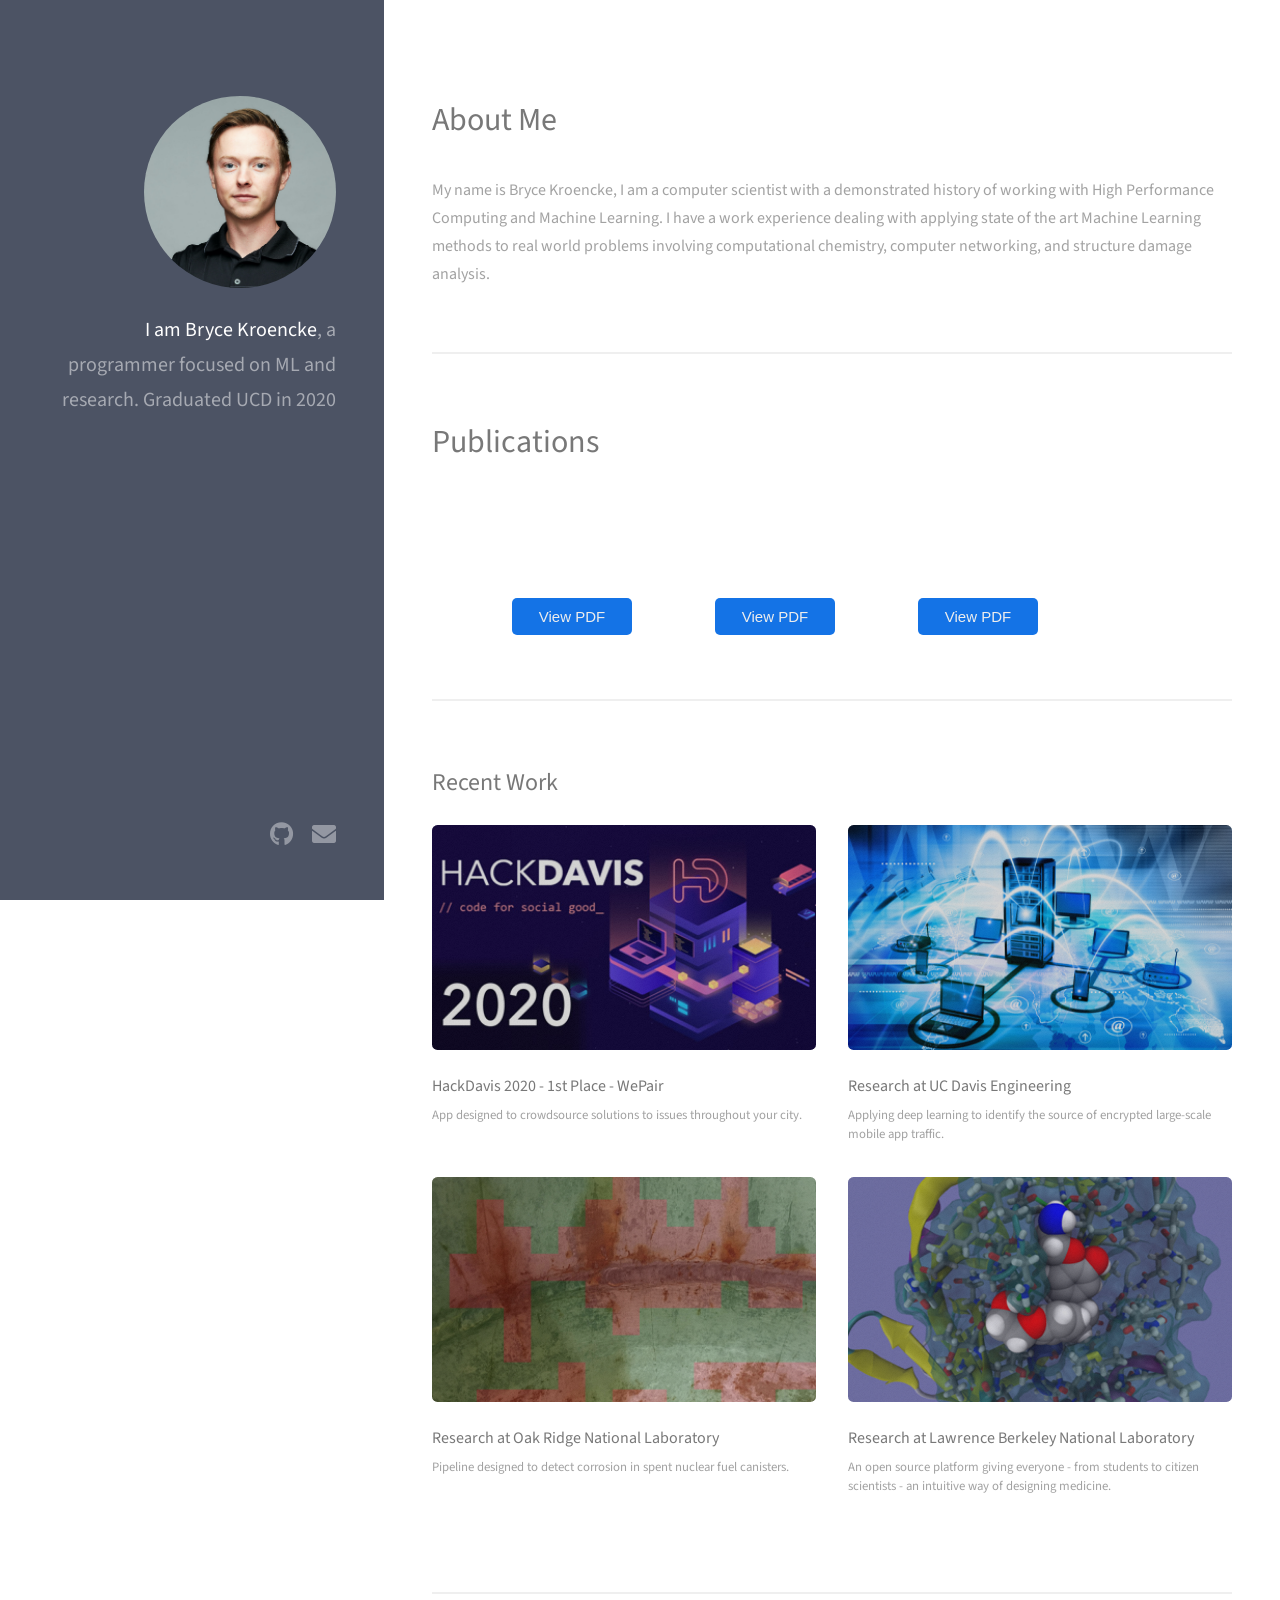
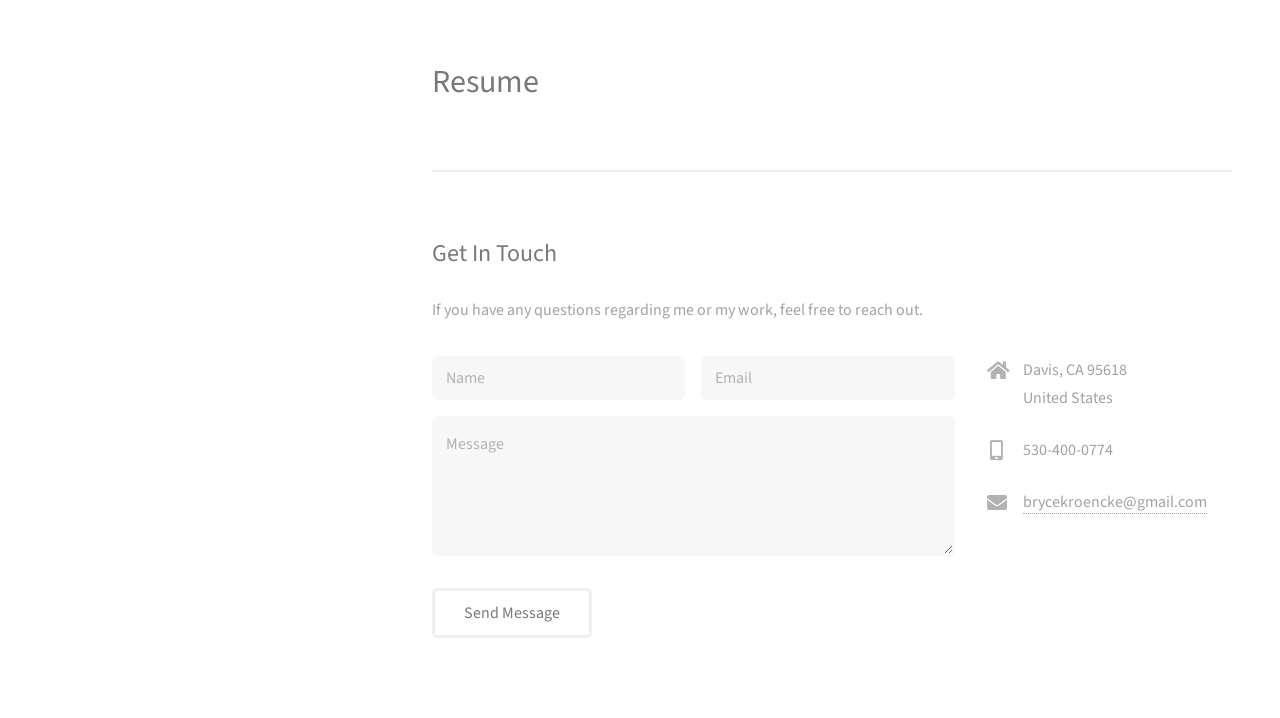
<file: index.html>
<!DOCTYPE HTML>

<html>
	<head>
		<title>Bryce Kroencke</title>
		<meta charset="utf-8" />
		<meta name="viewport" content="width=device-width, initial-scale=1, user-scalable=no" />
		<link rel="stylesheet" href="assets/css/main.css" />
	</head>
	<body class="is-preload">

		<!-- Header -->
			<header id="header">
				<div class="inner">
					<a href="#" class="image avatar"><img src="images/headshot.jpg" alt="" /></a>
					<h1><strong>I am Bryce Kroencke</strong>, a programmer<br />
					focused on ML and research. <br />
					<br />
					Graduated UCD in 2020<br />
					</h1>
				</div>
			</header>

		<!-- Main -->
			<div id="main">

				<!-- One -->
					<section id="one">
						<header class="major">
							<h2>About Me</h2>
						</header>
						<p>My name is Bryce Kroencke, I am a computer scientist with a demonstrated history of working with High Performance Computing and Machine Learning. I have a work experience dealing with applying state of the art Machine Learning methods to real world problems involving computational chemistry, computer networking, and structure damage analysis.</p>
						<!--
						<ul class="actions">
							<li><a href="#" class="button">Learn More</a></li>
						</ul>
						-->
					</section>

				<!-- Two -->
					<section id="three">
						<header class="major">
							<h2>Publications</h2>
						</header>
						<div>
						<button type="button" onclick="previewUCD()" style="cursor: pointer; width: 120px; padding: 10px; font-family: 'Arial'; font-size: 15px; color: #ededed; border-radius: 5px; border: 1px #404040; background-color:#1473e6; margin: 100px 0 0 80px;">View PDF</button>
						    <script type="text/javascript" src="https://documentcloud.adobe.com/view-sdk/main.js"></script>
						<button type="button" onclick="previewORNL()" style="cursor: pointer; width: 120px; padding: 10px; font-family: 'Arial'; font-size: 15px; color: #ededed; border-radius: 5px; border: 1px #404040; background-color:#1473e6; margin: 100px 0 0 80px;">View PDF</button>
								<script type="text/javascript" src="https://documentcloud.adobe.com/view-sdk/main.js"></script>
						<button type="button" onclick="previewLBNL()" style="cursor: pointer; width: 120px; padding: 10px; font-family: 'Arial'; font-size: 15px; color: #ededed; border-radius: 5px; border: 1px #404040; background-color:#1473e6; margin: 100px 0 0 80px;">View PDF</button>
								<script type="text/javascript" src="https://documentcloud.adobe.com/view-sdk/main.js"></script>
						</div>

					</section>

				<!-- Three -->
					<section id="two">
						<h2>Recent Work</h2>
						<div class="row">
							<article class="col-6 col-12-xsmall work-item">
								<a href="images/fulls/HackDavisFull.png" class="image fit thumb"><img src="images/thumbs/HackDavisThumb.png" alt="" /></a>
								<h3>HackDavis 2020 - 1st Place - WePair</h3>
								<p>App designed to crowdsource solutions to issues throughout your city.</p>
							</article>
							<article class="col-6 col-12-xsmall work-item">
								<a href="images/fulls/NetworkingFull.png" class="image fit thumb"><img src="images/thumbs/NetworkingThumb.png" alt="" /></a>
								<h3>Research at UC Davis Engineering</h3>
								<p>Applying deep learning to identify the source of encrypted large-scale mobile app traffic. </p>
							</article>
							<article class="col-6 col-12-xsmall work-item">
								<a href="images/fulls/NuclearFull.png" class="image fit thumb"><img src="images/thumbs/NuclearThumb.png" alt="" /></a>
								<h3>Research at Oak Ridge National Laboratory</h3>
								<p>Pipeline designed to detect corrosion in spent nuclear fuel canisters.</p>
							</article>
							<article class="col-6 col-12-xsmall work-item">
								<a href="images/fulls/ProteinFull.png" class="image fit thumb"><img src="images/thumbs/ProteinThumb.png" alt="" /></a>
								<h3>Research at Lawrence Berkeley National Laboratory</h3>
								<p>An open source platform giving everyone - from students to citizen scientists - an intuitive way of designing medicine.</p>
							</article>
              <!--
							<article class="col-6 col-12-xsmall work-item">
								<a href="images/fulls/05.jpg" class="image fit thumb"><img src="images/thumbs/05.jpg" alt="" /></a>
								<h3>Nunc enim commodo aliquet</h3>
								<p>Lorem ipsum dolor sit amet nisl sed nullam feugiat.</p>
							</article>
							<article class="col-6 col-12-xsmall work-item">
								<a href="images/fulls/06.jpg" class="image fit thumb"><img src="images/thumbs/06.jpg" alt="" /></a>
								<h3>Risus ornare lacinia</h3>
								<p>Lorem ipsum dolor sit amet nisl sed nullam feugiat.</p>
							</article>
              -->
						</div>
						<!--
						<ul class="actions">
							<li><a href="#" class="button">Full Portfolio</a></li>
						</ul>
						-->
					</section>

					<!-- RESUME -->
					<section id="three">
						<header class="major">
							<h2>Resume</h2>
						</header>
						<div id="adobe-dc-view" style="width: 800px;"></div>
						<script src="https://documentcloud.adobe.com/view-sdk/main.js"></script>
						<script type="text/javascript">
							document.addEventListener("adobe_dc_view_sdk.ready", function(){
								var adobeDCView = new AdobeDC.View({clientId: "3bdd2334c3cd406f80134edaaf06e4ab", divId: "adobe-dc-view"});
								adobeDCView.previewFile({
									content:{location: {url:"https://brycekroencke.github.io/publications/resume.pdf"}},
									metaData:{fileName: "resume.pdf"}
								}, {embedMode: "IN_LINE"});
							});
						</script>
					</section>

				<!-- Three -->
					<section id="three">
						<h2>Get In Touch</h2>
						<p>If you have any questions regarding me or my work, feel free to reach out.</p>
						<div class="row">
							<div class="col-8 col-12-small">
								<form method="post" action="#">
									<div class="row gtr-uniform gtr-50">
										<div class="col-6 col-12-xsmall"><input type="text" name="name" id="name" placeholder="Name" /></div>
										<div class="col-6 col-12-xsmall"><input type="email" name="email" id="email" placeholder="Email" /></div>
										<div class="col-12"><textarea name="message" id="message" placeholder="Message" rows="4"></textarea></div>
									</div>
								</form>
								<ul class="actions">
									<li><input type="submit" value="Send Message" /></li>
								</ul>
							</div>
							<div class="col-4 col-12-small">
								<ul class="labeled-icons">
									<li>
										<h3 class="icon solid fa-home"><span class="label">Address</span></h3>
										Davis, CA 95618<br />
										United States
									</li>
									<li>
										<h3 class="icon solid fa-mobile-alt"><span class="label">Phone</span></h3>
										530-400-0774
									</li>
									<li>
										<h3 class="icon solid fa-envelope"><span class="label">Email</span></h3>
										<a href="#">brycekroencke@gmail.com</a>
									</li>
								</ul>
							</div>
						</div>
					</section>

				<!-- Four -->
					<!-- <section id="four">
						<h2>Resume</h2>
						<div id="adobe-dc-view" style="width: 800px;"></div>
						<script src="https://documentcloud.adobe.com/view-sdk/main.js"></script>
						<script type="text/javascript">
							document.addEventListener("adobe_dc_view_sdk.ready", function(){
								var adobeDCView = new AdobeDC.View({clientId: "3bdd2334c3cd406f80134edaaf06e4ab", divId: "adobe-dc-view"});
								adobeDCView.previewFile({
									content:{location: {url:"https://brycekroencke.github.io/publications/resume.pdf"}},
									metaData:{fileName: "resume.pdf"}
								}, {embedMode: "IN_LINE"});
							});
						</script> -->
					<!--
						<section>
							<h4>Text</h4>
							<p>This is <b>bold</b> and this is <strong>strong</strong>. This is <i>italic</i> and this is <em>emphasized</em>.
							This is <sup>superscript</sup> text and this is <sub>subscript</sub> text.
							This is <u>underlined</u> and this is code: <code>for (;;) { ... }</code>. Finally, <a href="#">this is a link</a>.</p>
							<hr />
							<header>
								<h4>Heading with a Subtitle</h4>
								<p>Lorem ipsum dolor sit amet nullam id egestas urna aliquam</p>
							</header>
							<p>Nunc lacinia ante nunc ac lobortis. Interdum adipiscing gravida odio porttitor sem non mi integer non faucibus ornare mi ut ante amet placerat aliquet. Volutpat eu sed ante lacinia sapien lorem accumsan varius montes viverra nibh in adipiscing blandit tempus accumsan.</p>
							<header>
								<h5>Heading with a Subtitle</h5>
								<p>Lorem ipsum dolor sit amet nullam id egestas urna aliquam</p>
							</header>
							<p>Nunc lacinia ante nunc ac lobortis. Interdum adipiscing gravida odio porttitor sem non mi integer non faucibus ornare mi ut ante amet placerat aliquet. Volutpat eu sed ante lacinia sapien lorem accumsan varius montes viverra nibh in adipiscing blandit tempus accumsan.</p>
							<hr />
							<h2>Heading Level 2</h2>
							<h3>Heading Level 3</h3>
							<h4>Heading Level 4</h4>
							<h5>Heading Level 5</h5>
							<h6>Heading Level 6</h6>
							<hr />
							<h5>Blockquote</h5>
							<blockquote>Fringilla nisl. Donec accumsan interdum nisi, quis tincidunt felis sagittis eget tempus euismod. Vestibulum ante ipsum primis in faucibus vestibulum. Blandit adipiscing eu felis iaculis volutpat ac adipiscing accumsan faucibus. Vestibulum ante ipsum primis in faucibus lorem ipsum dolor sit amet nullam adipiscing eu felis.</blockquote>
							<h5>Preformatted</h5>
							<pre><code>i = 0;

while (!deck.isInOrder()) {
print 'Iteration ' + i;
deck.shuffle();
i++;
}

print 'It took ' + i + ' iterations to sort the deck.';</code></pre>
						</section>

						<section>
							<h4>Lists</h4>
							<div class="row">
								<div class="col-6 col-12-xsmall">
									<h5>Unordered</h5>
									<ul>
										<li>Dolor pulvinar etiam magna etiam.</li>
										<li>Sagittis adipiscing lorem eleifend.</li>
										<li>Felis enim feugiat dolore viverra.</li>
									</ul>
									<h5>Alternate</h5>
									<ul class="alt">
										<li>Dolor pulvinar etiam magna etiam.</li>
										<li>Sagittis adipiscing lorem eleifend.</li>
										<li>Felis enim feugiat dolore viverra.</li>
									</ul>
								</div>
								<div class="col-6 col-12-xsmall">
									<h5>Ordered</h5>
									<ol>
										<li>Dolor pulvinar etiam magna etiam.</li>
										<li>Etiam vel felis at lorem sed viverra.</li>
										<li>Felis enim feugiat dolore viverra.</li>
										<li>Dolor pulvinar etiam magna etiam.</li>
										<li>Etiam vel felis at lorem sed viverra.</li>
										<li>Felis enim feugiat dolore viverra.</li>
									</ol>
									<h5>Icons</h5>
									<ul class="icons">
										<li><a href="#" class="icon brands fa-twitter"><span class="label">Twitter</span></a></li>
										<li><a href="#" class="icon brands fa-facebook-f"><span class="label">Facebook</span></a></li>
										<li><a href="#" class="icon brands fa-instagram"><span class="label">Instagram</span></a></li>
										<li><a href="#" class="icon brands fa-github"><span class="label">Github</span></a></li>
										<li><a href="#" class="icon brands fa-dribbble"><span class="label">Dribbble</span></a></li>
										<li><a href="#" class="icon brands fa-tumblr"><span class="label">Tumblr</span></a></li>
									</ul>
								</div>
							</div>
							<h5>Actions</h5>
							<ul class="actions">
								<li><a href="#" class="button primary">Default</a></li>
								<li><a href="#" class="button">Default</a></li>
							</ul>
							<ul class="actions small">
								<li><a href="#" class="button primary small">Small</a></li>
								<li><a href="#" class="button small">Small</a></li>
							</ul>
							<div class="row">
								<div class="col-6 col-12-small">
									<ul class="actions stacked">
										<li><a href="#" class="button primary">Default</a></li>
										<li><a href="#" class="button">Default</a></li>
									</ul>
								</div>
								<div class="col-6 col-12-small">
									<ul class="actions stacked">
										<li><a href="#" class="button primary small">Small</a></li>
										<li><a href="#" class="button small">Small</a></li>
									</ul>
								</div>
								<div class="col-6 col-12-small">
									<ul class="actions stacked">
										<li><a href="#" class="button primary fit">Default</a></li>
										<li><a href="#" class="button fit">Default</a></li>
									</ul>
								</div>
								<div class="col-6 col-12-small">
									<ul class="actions stacked">
										<li><a href="#" class="button primary small fit">Small</a></li>
										<li><a href="#" class="button small fit">Small</a></li>
									</ul>
								</div>
							</div>
						</section>

						<section>
							<h4>Table</h4>
							<h5>Default</h5>
							<div class="table-wrapper">
								<table>
									<thead>
										<tr>
											<th>Name</th>
											<th>Description</th>
											<th>Price</th>
										</tr>
									</thead>
									<tbody>
										<tr>
											<td>Item One</td>
											<td>Ante turpis integer aliquet porttitor.</td>
											<td>29.99</td>
										</tr>
										<tr>
											<td>Item Two</td>
											<td>Vis ac commodo adipiscing arcu aliquet.</td>
											<td>19.99</td>
										</tr>
										<tr>
											<td>Item Three</td>
											<td> Morbi faucibus arcu accumsan lorem.</td>
											<td>29.99</td>
										</tr>
										<tr>
											<td>Item Four</td>
											<td>Vitae integer tempus condimentum.</td>
											<td>19.99</td>
										</tr>
										<tr>
											<td>Item Five</td>
											<td>Ante turpis integer aliquet porttitor.</td>
											<td>29.99</td>
										</tr>
									</tbody>
									<tfoot>
										<tr>
											<td colspan="2"></td>
											<td>100.00</td>
										</tr>
									</tfoot>
								</table>
							</div>

							<h5>Alternate</h5>
							<div class="table-wrapper">
								<table class="alt">
									<thead>
										<tr>
											<th>Name</th>
											<th>Description</th>
											<th>Price</th>
										</tr>
									</thead>
									<tbody>
										<tr>
											<td>Item One</td>
											<td>Ante turpis integer aliquet porttitor.</td>
											<td>29.99</td>
										</tr>
										<tr>
											<td>Item Two</td>
											<td>Vis ac commodo adipiscing arcu aliquet.</td>
											<td>19.99</td>
										</tr>
										<tr>
											<td>Item Three</td>
											<td> Morbi faucibus arcu accumsan lorem.</td>
											<td>29.99</td>
										</tr>
										<tr>
											<td>Item Four</td>
											<td>Vitae integer tempus condimentum.</td>
											<td>19.99</td>
										</tr>
										<tr>
											<td>Item Five</td>
											<td>Ante turpis integer aliquet porttitor.</td>
											<td>29.99</td>
										</tr>
									</tbody>
									<tfoot>
										<tr>
											<td colspan="2"></td>
											<td>100.00</td>
										</tr>
									</tfoot>
								</table>
							</div>
						</section>

						<section>
							<h4>Buttons</h4>
							<ul class="actions">
								<li><a href="#" class="button primary">Primary</a></li>
								<li><a href="#" class="button">Default</a></li>
							</ul>
							<ul class="actions">
								<li><a href="#" class="button large">Large</a></li>
								<li><a href="#" class="button">Default</a></li>
								<li><a href="#" class="button small">Small</a></li>
							</ul>
							<ul class="actions fit">
								<li><a href="#" class="button primary fit">Fit</a></li>
								<li><a href="#" class="button fit">Fit</a></li>
							</ul>
							<ul class="actions fit small">
								<li><a href="#" class="button primary fit small">Fit + Small</a></li>
								<li><a href="#" class="button fit small">Fit + Small</a></li>
							</ul>
							<ul class="actions">
								<li><a href="#" class="button primary icon solid fa-download">Icon</a></li>
								<li><a href="#" class="button icon solid fa-download">Icon</a></li>
							</ul>
							<ul class="actions">
								<li><span class="button primary disabled">Primary</span></li>
								<li><span class="button disabled">Default</span></li>
							</ul>
						</section>

						<section>
							<h4>Form</h4>
							<form method="post" action="#">
								<div class="row gtr-uniform gtr-50">
									<div class="col-6 col-12-xsmall">
										<input type="text" name="demo-name" id="demo-name" value="" placeholder="Name" />
									</div>
									<div class="col-6 col-12-xsmall">
										<input type="email" name="demo-email" id="demo-email" value="" placeholder="Email" />
									</div>
									<div class="col-12">
										<select name="demo-category" id="demo-category">
											<option value="">- Category -</option>
											<option value="1">Manufacturing</option>
											<option value="1">Shipping</option>
											<option value="1">Administration</option>
											<option value="1">Human Resources</option>
										</select>
									</div>
									<div class="col-4 col-12-small">
										<input type="radio" id="demo-priority-low" name="demo-priority" checked>
										<label for="demo-priority-low">Low Priority</label>
									</div>
									<div class="col-4 col-12-small">
										<input type="radio" id="demo-priority-normal" name="demo-priority">
										<label for="demo-priority-normal">Normal Priority</label>
									</div>
									<div class="col-4 col-12-small">
										<input type="radio" id="demo-priority-high" name="demo-priority">
										<label for="demo-priority-high">High Priority</label>
									</div>
									<div class="col-6 col-12-small">
										<input type="checkbox" id="demo-copy" name="demo-copy">
										<label for="demo-copy">Email me a copy of this message</label>
									</div>
									<div class="col-6 col-12-small">
										<input type="checkbox" id="demo-human" name="demo-human" checked>
										<label for="demo-human">I am a human and not a robot</label>
									</div>
									<div class="col-12">
										<textarea name="demo-message" id="demo-message" placeholder="Enter your message" rows="6"></textarea>
									</div>
									<div class="col-12">
										<ul class="actions">
											<li><input type="submit" value="Send Message" class="primary" /></li>
											<li><input type="reset" value="Reset" /></li>
										</ul>
									</div>
								</div>
							</form>
						</section>

						<section>
							<h4>Image</h4>
							<h5>Fit</h5>
							<div class="box alt">
								<div class="row gtr-50 gtr-uniform">
									<div class="col-12"><span class="image fit"><img src="images/fulls/05.jpg" alt="" /></span></div>
									<div class="col-4"><span class="image fit"><img src="images/thumbs/01.jpg" alt="" /></span></div>
									<div class="col-4"><span class="image fit"><img src="images/thumbs/02.jpg" alt="" /></span></div>
									<div class="col-4"><span class="image fit"><img src="images/thumbs/03.jpg" alt="" /></span></div>
									<div class="col-4"><span class="image fit"><img src="images/thumbs/04.jpg" alt="" /></span></div>
									<div class="col-4"><span class="image fit"><img src="images/thumbs/05.jpg" alt="" /></span></div>
									<div class="col-4"><span class="image fit"><img src="images/thumbs/06.jpg" alt="" /></span></div>
									<div class="col-4"><span class="image fit"><img src="images/thumbs/03.jpg" alt="" /></span></div>
									<div class="col-4"><span class="image fit"><img src="images/thumbs/02.jpg" alt="" /></span></div>
									<div class="col-4"><span class="image fit"><img src="images/thumbs/01.jpg" alt="" /></span></div>
								</div>
							</div>
							<h5>Left &amp; Right</h5>
							<p><span class="image left"><img src="images/avatar.jpg" alt="" /></span>Fringilla nisl. Donec accumsan interdum nisi, quis tincidunt felis sagittis eget. tempus euismod. Vestibulum ante ipsum primis in faucibus vestibulum. Blandit adipiscing eu felis iaculis volutpat ac adipiscing accumsan eu faucibus. Integer ac pellentesque praesent tincidunt felis sagittis eget. tempus euismod. Vestibulum ante ipsum primis in faucibus vestibulum. Blandit adipiscing eu felis iaculis volutpat ac adipiscing accumsan eu faucibus. Integer ac pellentesque praesent. Donec accumsan interdum nisi, quis tincidunt felis sagittis eget. tempus euismod. Vestibulum ante ipsum primis in faucibus vestibulum. Blandit adipiscing eu felis iaculis volutpat ac adipiscing accumsan eu faucibus. Integer ac pellentesque praesent tincidunt felis sagittis eget. tempus euismod. Vestibulum ante ipsum primis in faucibus vestibulum. Blandit adipiscing eu felis iaculis volutpat ac adipiscing accumsan eu faucibus. Integer ac pellentesque praesent.</p>
							<p><span class="image right"><img src="images/avatar.jpg" alt="" /></span>Fringilla nisl. Donec accumsan interdum nisi, quis tincidunt felis sagittis eget. tempus euismod. Vestibulum ante ipsum primis in faucibus vestibulum. Blandit adipiscing eu felis iaculis volutpat ac adipiscing accumsan eu faucibus. Integer ac pellentesque praesent tincidunt felis sagittis eget. tempus euismod. Vestibulum ante ipsum primis in faucibus vestibulum. Blandit adipiscing eu felis iaculis volutpat ac adipiscing accumsan eu faucibus. Integer ac pellentesque praesent. Donec accumsan interdum nisi, quis tincidunt felis sagittis eget. tempus euismod. Vestibulum ante ipsum primis in faucibus vestibulum. Blandit adipiscing eu felis iaculis volutpat ac adipiscing accumsan eu faucibus. Integer ac pellentesque praesent tincidunt felis sagittis eget. tempus euismod. Vestibulum ante ipsum primis in faucibus vestibulum. Blandit adipiscing eu felis iaculis volutpat ac adipiscing accumsan eu faucibus. Integer ac pellentesque praesent.</p>
						</section>

					</section>


			</div>

		<!-- Footer -->
			<footer id="footer">
				<div class="inner">
					<ul class="icons">
            <!--
						<li><a href="#" class="icon brands fa-twitter"><span class="label">Twitter</span></a></li>
            -->
						<li><a href="https://github.com/brycekroencke" class="icon brands fa-github"><span class="label">Github</span></a></li>
            <!--
						<li><a href="#" class="icon brands fa-dribbble"><span class="label">Dribbble</span></a></li>
						-->
						<li><a href="brycekroencke@gmail.com" class="icon solid fa-envelope"><span class="label">Email</span></a></li>
					</ul>
				</div>
			</footer>

		<!-- Scripts -->
			<script src="assets/js/jquery.min.js"></script>
			<script src="assets/js/jquery.poptrox.min.js"></script>
			<script src="assets/js/browser.min.js"></script>
			<script src="assets/js/breakpoints.min.js"></script>
			<script src="assets/js/util.js"></script>
			<script src="assets/js/index.js"></script>
			<script src="assets/js/main.js"></script>

	</body>
</html>
</file>
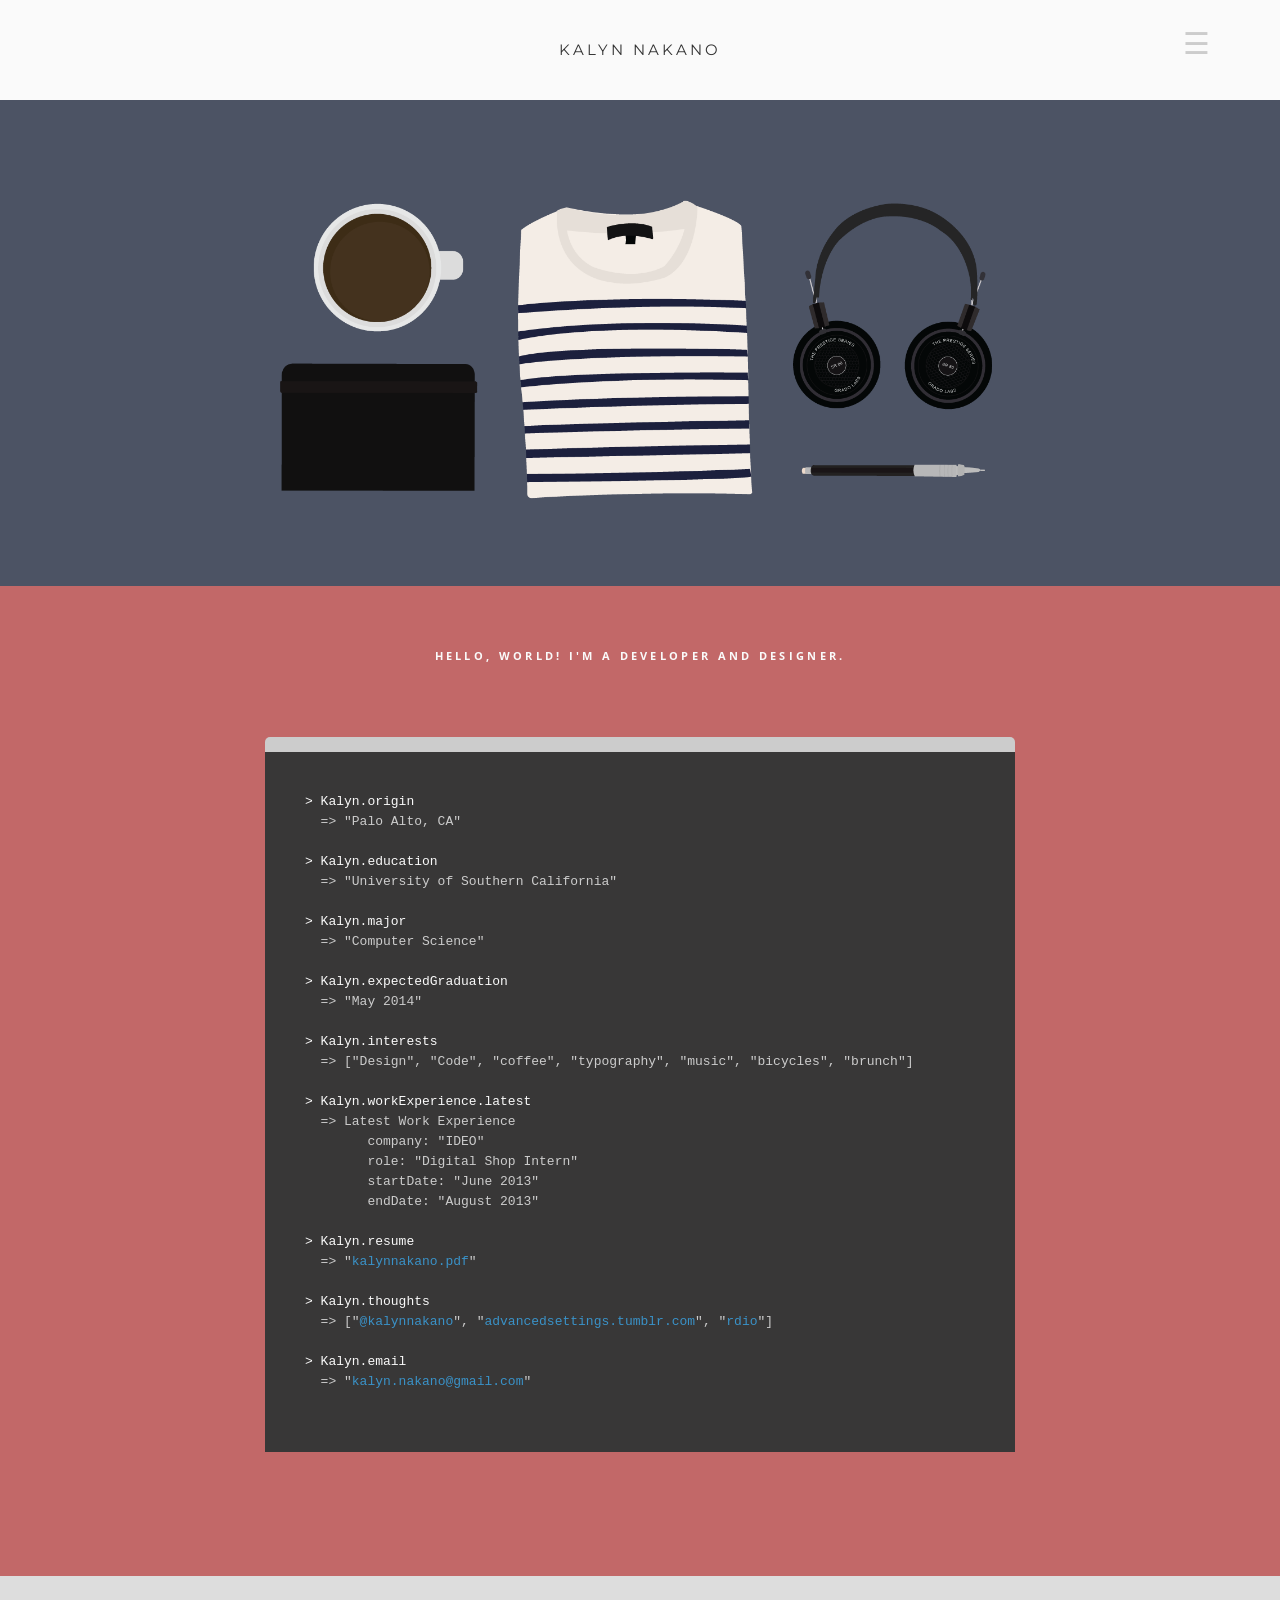
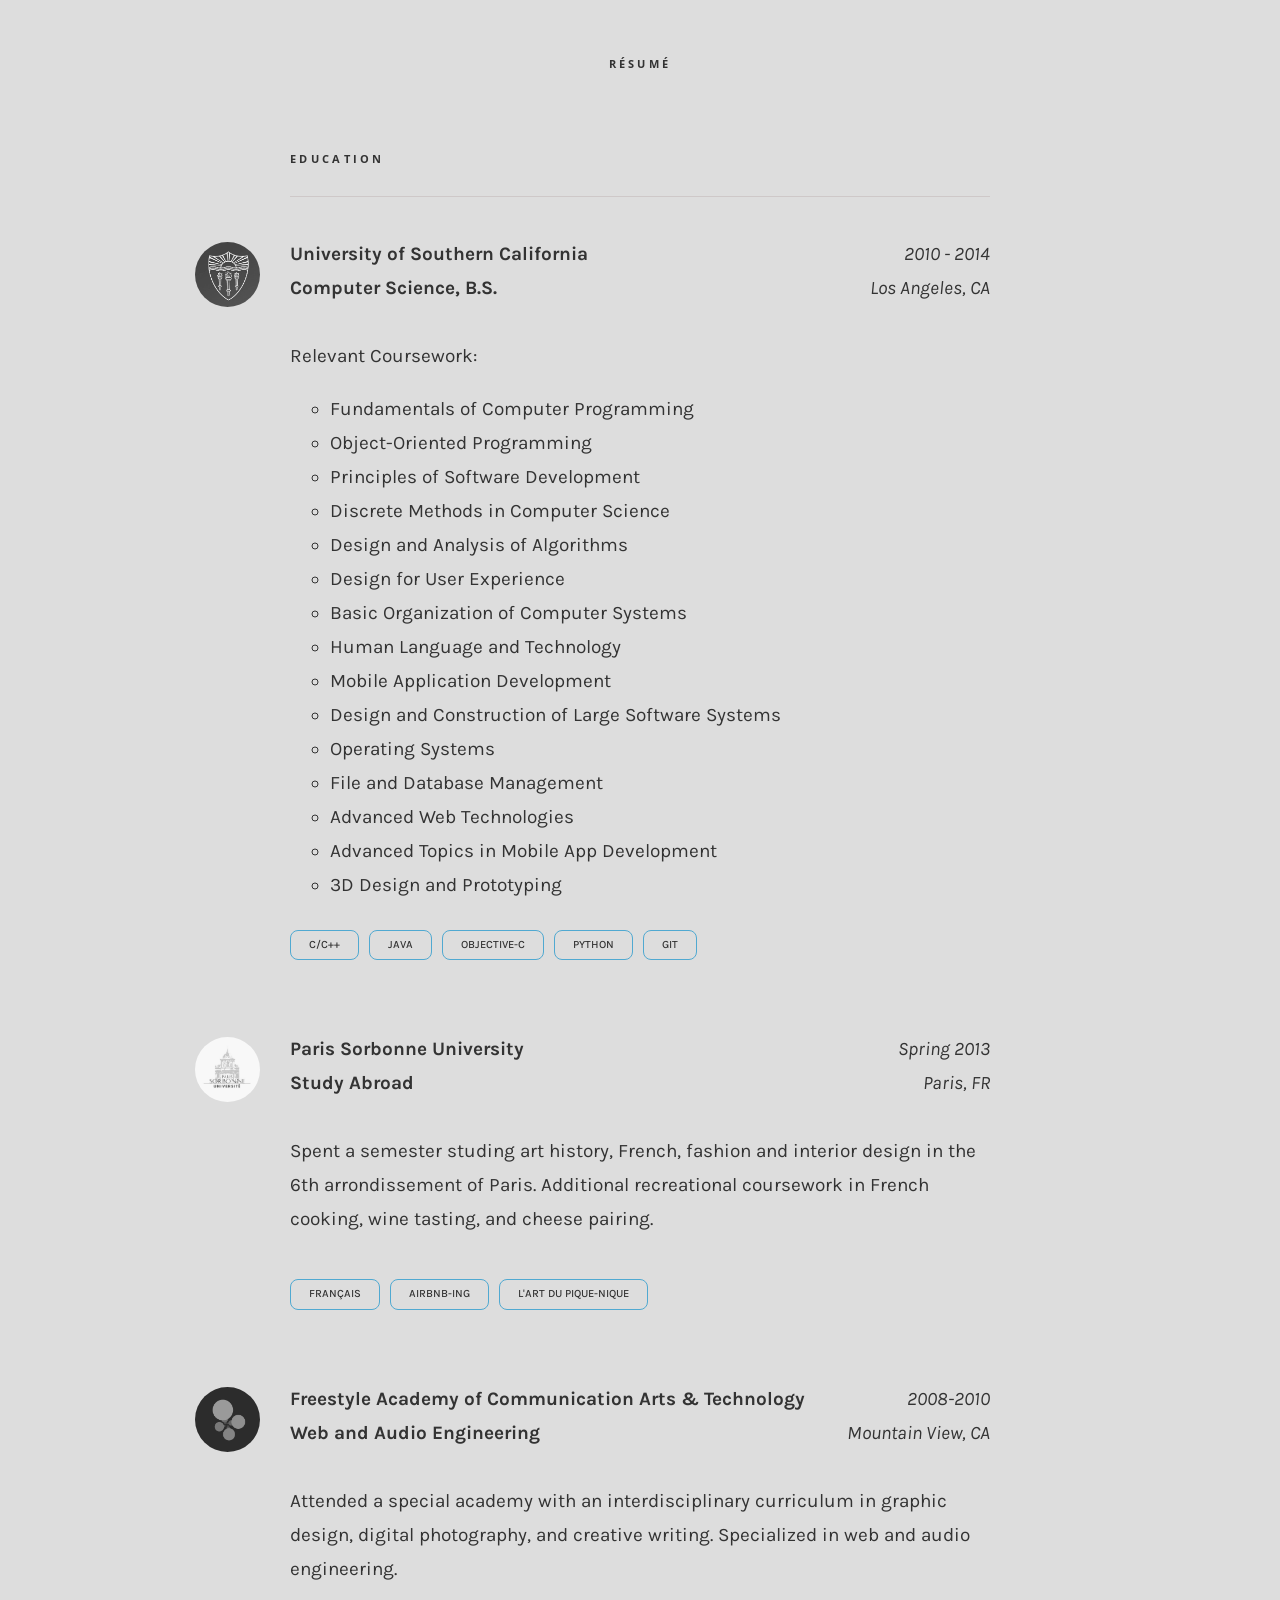
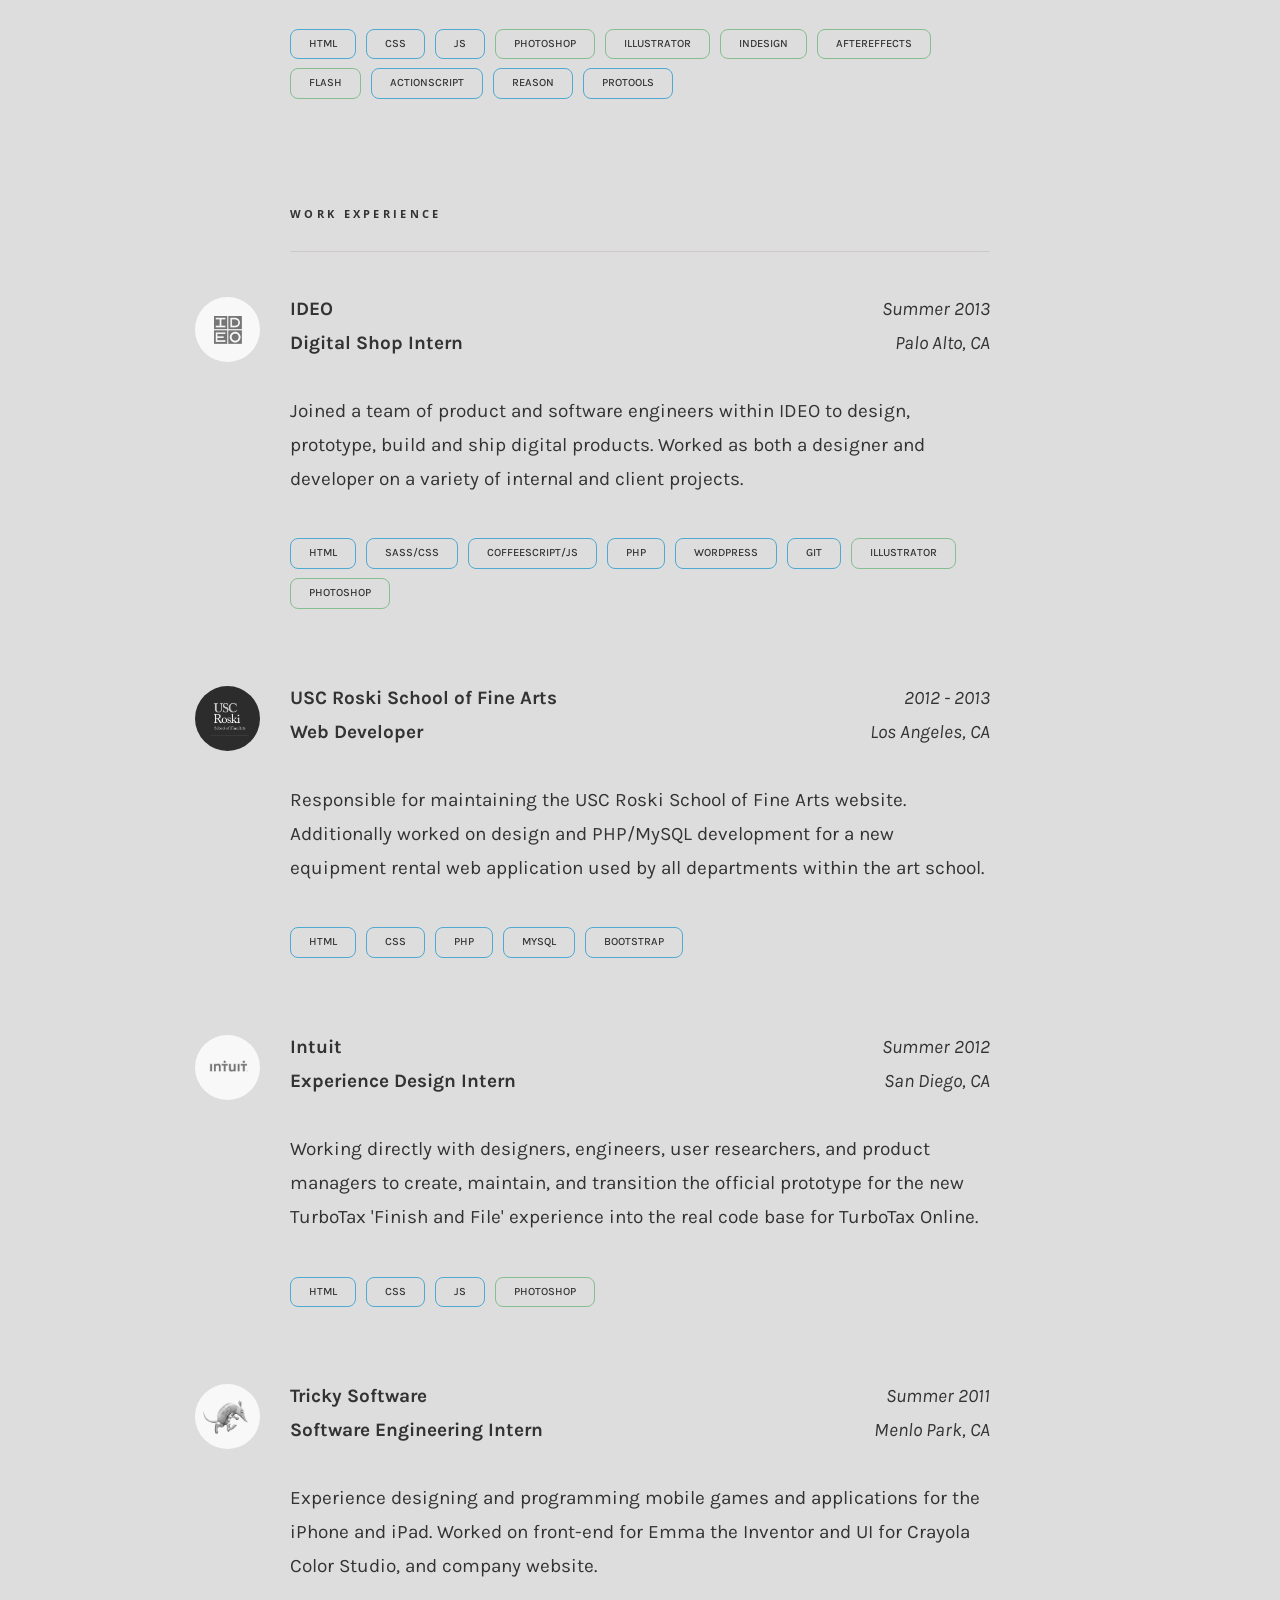
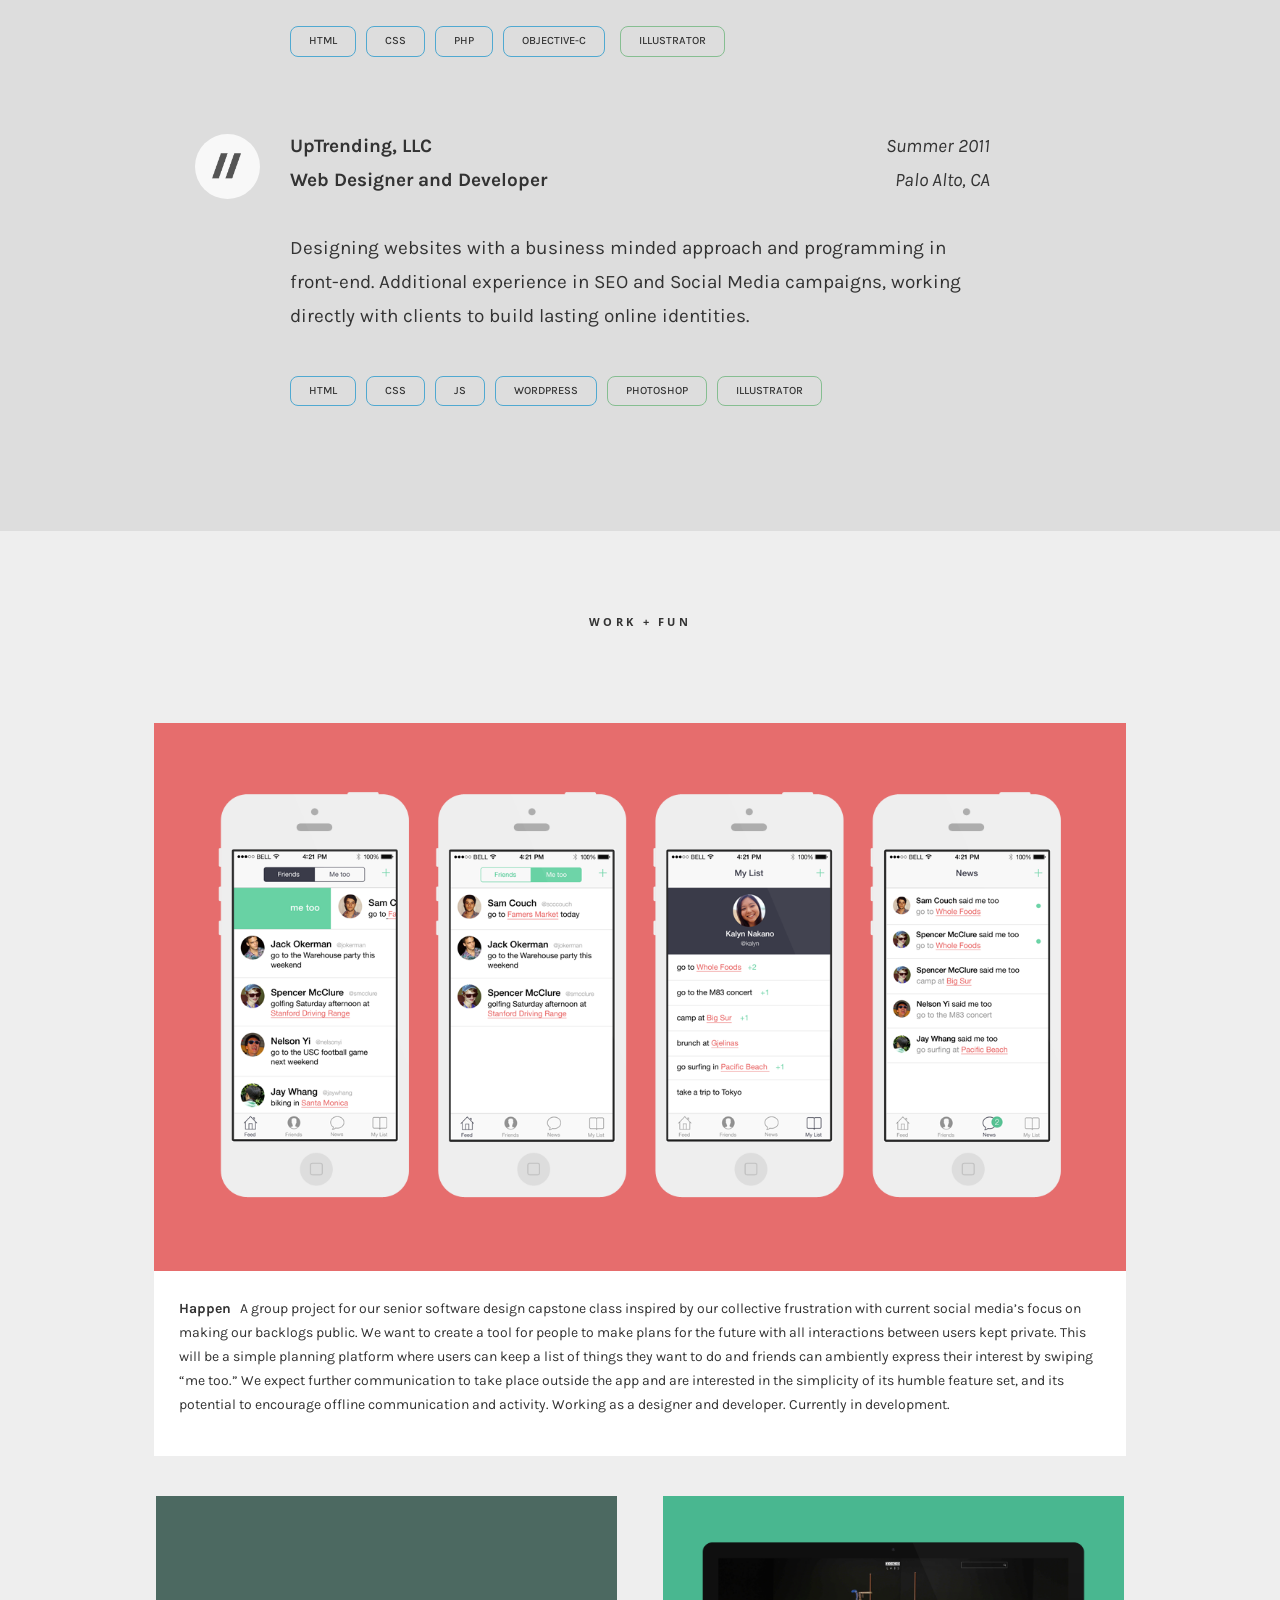
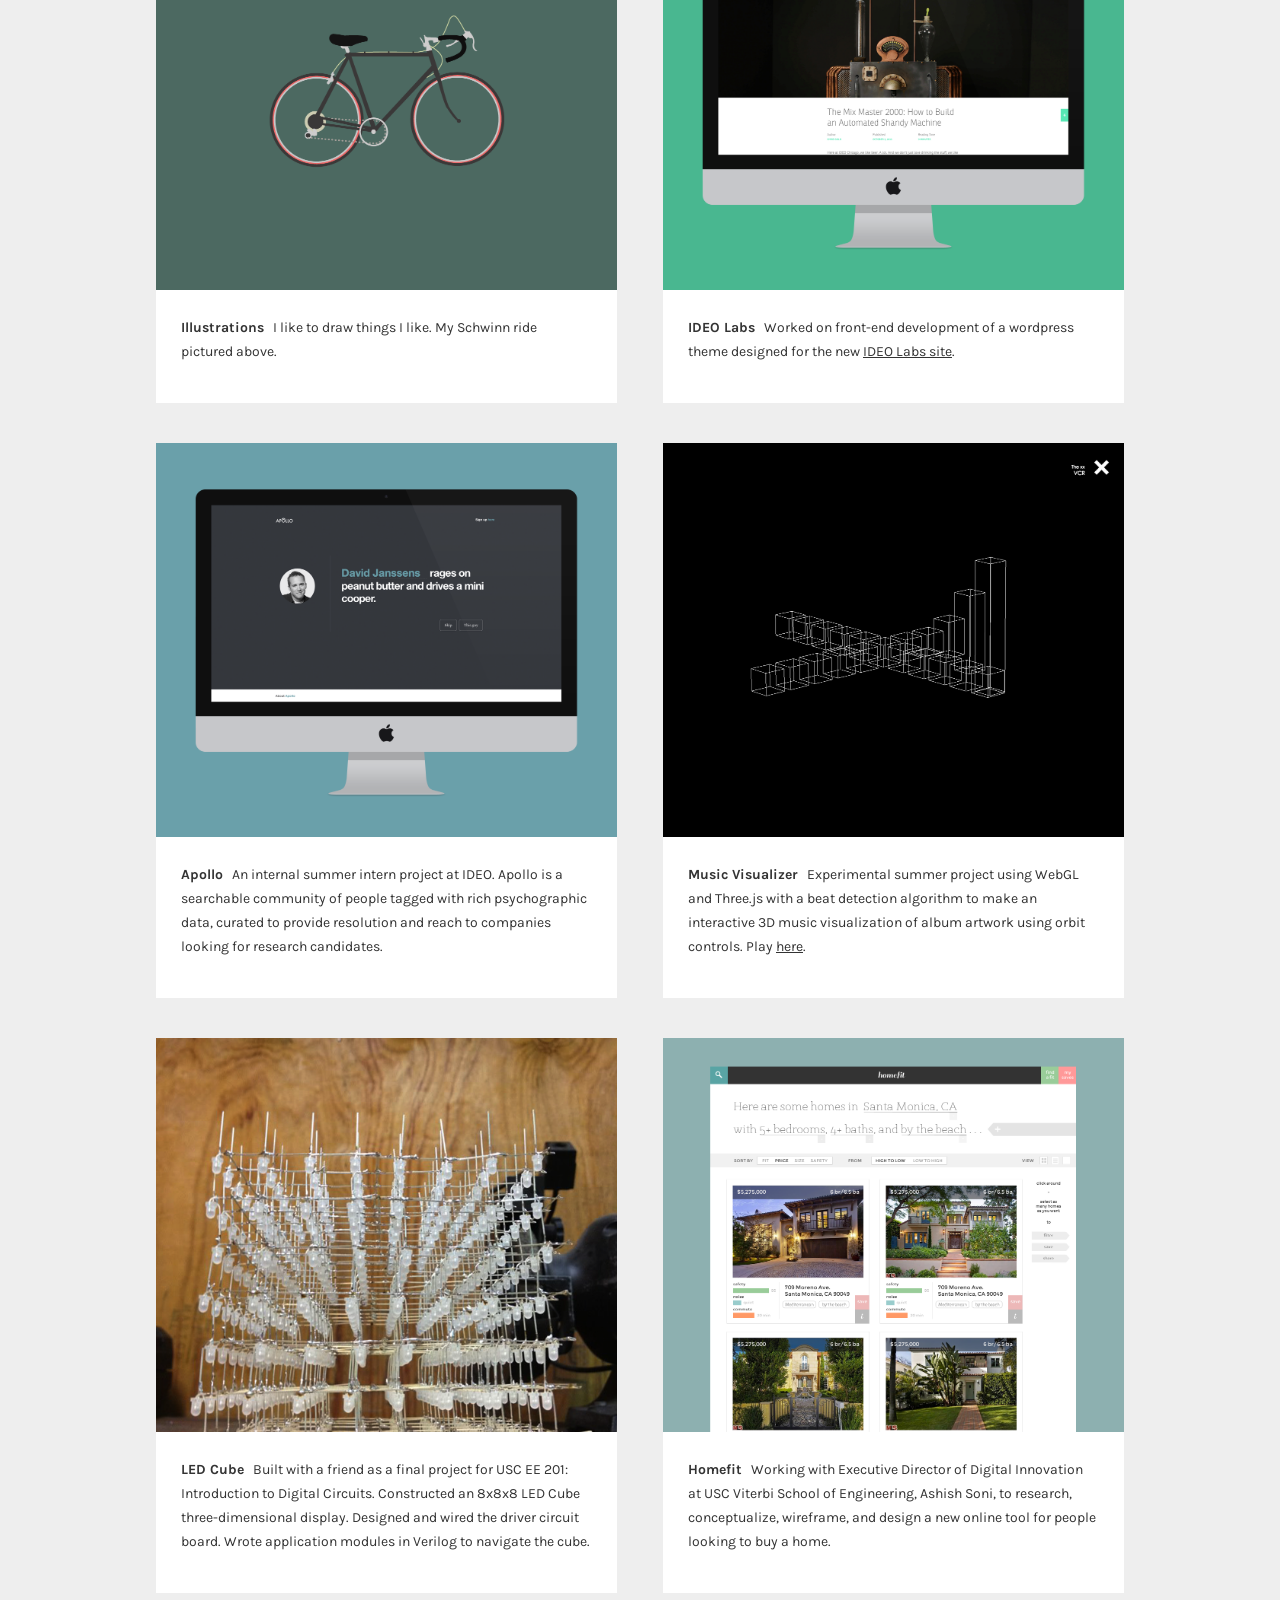
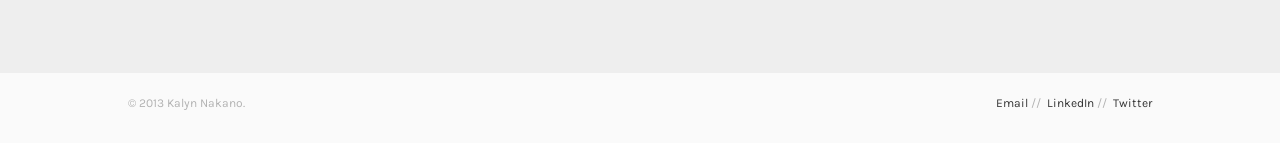
<file: new template/template/index.html>
<!DOCTYPE html>
 <head>
	<title>Kalyn Nakano</title>
	  	<meta charset="UTF-8">
		<meta name="description" content="Personal Website">
		<meta name="keywords" content="kalyn nakano" />
		<meta name="author" content="Kalyn Nakano" />
		<meta name="viewport" content="width=device-width, initial-scale=1.0;">
	  	<link href="css/style.css" rel="stylesheet">
	    <link href='http://fonts.googleapis.com/css?family=Montserrat:400,700' rel='stylesheet' type='text/css'>
		<link href='http://fonts.googleapis.com/css?family=Rokkitt|Open+Sans:300italic,400italic,600italic,700italic,400,300,600,700' rel='stylesheet' type='text/css'> 
		<link href='http://fonts.googleapis.com/css?family=Karla:400,400italic,700,700italic' rel='stylesheet' type='text/css'>   
		<link href="dist/magnific-popup.css?v=0.9.8" rel="stylesheet" />
	    <script>
			(function(i,s,o,g,r,a,m){i['GoogleAnalyticsObject']=r;i[r]=i[r]||function(){
			(i[r].q=i[r].q||[]).push(arguments)},i[r].l=1*new Date();a=s.createElement(o),
			m=s.getElementsByTagName(o)[0];a.async=1;a.src=g;m.parentNode.insertBefore(a,m)
			})(window,document,'script','//www.google-analytics.com/analytics.js','ga');
			
			ga('create', 'UA-41348693-1', 'kalynnakano.com');
			ga('send', 'pageview');
		</script> 
	</head>
	<body>
		<!-- Navigation -->
		<div id="toc-holder" class="toc-holder">
			<a href="#" class="toc-link" id="toc-link"><span>&#9776;</span></a>
			<ul id="toc" class="toc">
				<li class="toc-h1"><a href="#about">About</a></li>
				<li class="toc-h1"><a href="#resume">Résumé</a></li>
				<li class="toc-h1"><a href="#work">Work</a></li>
			</ul>
		</div>

		<div id="page-wrapper">
			<!-- Header -->
			<div id="header">
				<div class="inner name"><a href="#illustration">Kalyn Nakano</a></div>
				<div class ="nav">
				<ul class="mobile-nav">
				<li class="mobile-header"><a href="#about">About</a></li>
				<li class="mobile-header"><a href="#resume">Resumé</a></li>
				<li class="mobile-header"><a href="#work">Work</a></li></ul>
				</div>
			</div>
			<!-- Essentials Illustration -->
			<div id="illustration"><center><img src="img/big.png"></center></div>
			<!-- About Me -->
			<div id="about"><div class="inner">
				<p>Hello, world! I'm a developer and designer.</p><br/><br/><br/>
				<!-- Console -->
					<div id="code">
						<div id="console">
							&gt; Kalyn.origin<br/>
							<span class="answer">&nbsp;&nbsp;=&gt; "Palo Alto, CA"<br/><br/></span>
							&gt; Kalyn.education<br/>
							<span class="answer">&nbsp;&nbsp;=&gt; "University of Southern California"<br/><br/></span>
							&gt; Kalyn.major<br/>
							<span class="answer">&nbsp;&nbsp;=&gt; "Computer Science"<br/><br/></span>
							&gt; Kalyn.expectedGraduation<br/>
							<span class="answer">&nbsp;&nbsp;=&gt; "May 2014"<br/><br/></span>
							&gt; Kalyn.interests<br/>
							<span class="answer">&nbsp;&nbsp;=&gt; ["Design", "Code", "coffee", "typography", "music", "bicycles", "brunch"]<br/><br/></span>
							&gt; Kalyn.workExperience.latest<br/>
							<span class="answer">&nbsp;&nbsp;=&gt; Latest Work Experience<br/>
												 &nbsp;&nbsp;&nbsp;&nbsp;&nbsp;&nbsp;&nbsp; company: "IDEO"<br/>
												 &nbsp;&nbsp;&nbsp;&nbsp;&nbsp;&nbsp;&nbsp; role: "Digital Shop Intern"<br/>
												 &nbsp;&nbsp;&nbsp;&nbsp;&nbsp;&nbsp;&nbsp; startDate: "June 2013"<br/>
												 &nbsp;&nbsp;&nbsp;&nbsp;&nbsp;&nbsp;&nbsp; endDate: "August 2013"<br/>
							<br/></span>
							&gt; Kalyn.resume<br/>
							<span class="answer">&nbsp;&nbsp;=&gt; "<a target="_blank" href="kalynnakano.pdf">kalynnakano.pdf</a>"<br/><br/></span>
							&gt; Kalyn.thoughts<br/>
							<span class="answer">&nbsp;&nbsp;=&gt; ["<a target="_blank" href="http://www.twitter.com/kalynnakano">@kalynnakano</a>",
								 "<a target="_blank" href="http://advancedsettings.tumblr.com">advancedsettings.tumblr.com</a>",
								 "<a target="_blank" href="http://www.rdio.com/people/knakano/playlists/7112262/My_Brain/">rdio</a>"]<br/><br/></span>
							&gt; Kalyn.email<br/>
							<span class="answer">&nbsp;&nbsp;=&gt; "<a target="_blank" href="mailto:kalyn.nakano@gmail.com">kalyn.nakano@gmail.com</a>"<br/><br/></span>
						</div>
					</div>
				</div>
				<br/>
			</div>
			<!-- Résumé -->
			<div id="resume"><div class="inner">
				<p class="tagline">Résumé</p>
				<!-- Résumé : Education -->
				<p class="section-tagline" style="text-align:left;">Education</p>
				<!-- Résumé : Education : USC -->
				<p>
					<a target="_blank" href="http://usc.edu"><img class="icon" src="img/companies/usc2.jpg"></a><b>University of Southern California</b>
					<span class="right"><i>2010 - 2014</i></span><br/><b>Computer Science, B.S.</b>
					<span class="right"><i>Los Angeles, CA</i></span><br/><br/>
						Relevant Coursework:<br/>
						<ul style="list-style:circle;">
									<li>Fundamentals of Computer Programming</li>
									<li>Object-Oriented Programming</li>
									<li>Principles of Software Development</li>
									<li>Discrete Methods in Computer Science</li> 
									<li>Design and Analysis of Algorithms</li>
									<li>Design for User Experience</li>
									<li>Basic Organization of Computer Systems</li>
									<li>Human Language and Technology</li>
									<li>Mobile Application Development</li>
									<li>Design and Construction of Large Software Systems</li>
									<li>Operating Systems</li>
									<li>File and Database Management</li>
									<li>Advanced Web Technologies</li>
									<li>Advanced Topics in Mobile App Development</li>
									<li>3D Design and Prototyping</li>
								</ul>
					<span class="skill">C/C++</span><span class="skill">Java</span><span class="skill">Objective-C</span><span class="skill">Python</span><span class="skill">Git</span>
				</p>
				<br/>
				<!-- Résumé : Education : Sorbonne -->
				<p>
					<a target="_blank" href="http://www.english.paris-sorbonne.fr/‎"><img class="icon" src="img/companies/sorbonne.png"></a><b>Paris Sorbonne University</b>
					<span class="right"><i>Spring 2013</i></span><br/>
					<b>Study Abroad</b>
					<span class="right"><i>Paris, FR</i></span><br/><br/>
					Spent a semester studing art history, French, fashion and interior design in the 6th arrondissement of Paris. Additional recreational coursework
					in French cooking, wine tasting, and cheese pairing.<br/><br/>
					<span class="skill">Français</span><span class="skill">Airbnb-ing</span><span class="skill">L'art du pique-nique</span>
				</p>
				<br/>
				<!-- Résumé : Education : Freestyle -->
				<p>
					<a target="_blank" href="http://www.freestyle.mvla.net/‎"><img class="icon" src="img/companies/fcat.png"></a><b>Freestyle Academy of Communication Arts & Technology</b>
					<span class="right"><i>2008-2010</i></span><br/>
					<b>Web and Audio Engineering</b>
					<span class="right"><i>Mountain View, CA</i></span><br/><br/>
					Attended a special academy with an interdisciplinary curriculum in graphic design, digital photography, and creative writing. Specialized
					in web and audio engineering.<br/><br/>
					<span class="skill">HTML</span><span class="skill">CSS</span><span class="skill">JS</span><span class="skill design">Photoshop</span><span class="skill design">Illustrator</span><span class="skill design">InDesign</span><span class="skill design">AfterEffects</span><span class="skill design">Flash</span><span class="skill">ActionScript</span><span class="skill">Reason</span><span class="skill">ProTools</span>
				</p>
				<br/><br/>

				<!-- Résumé : Work Experience -->
				<p class="section-tagline" style="text-align:left;">Work Experience</p>

				<!-- Résumé : Work Experience : IDEO -->
				<p>
					<a target="_blank" href="http://www.ideo.com"><img class="icon" src="img/companies/ideo-3.png"></a><b>IDEO</b>
					<span class="right"><i>Summer 2013</i></span><br/>
					<b>Digital Shop Intern</b>
					<span class="right"><i>Palo Alto, CA</i></span><br/><br/>
						Joined a team of product and software engineers within IDEO to 
					design, prototype, build and ship digital products. Worked as both a designer and developer on a variety of internal and client projects.<br/><br/>
					<span class="skill">HTML</span><span class="skill">SASS/CSS</span><span class="skill">CoffeeScript/JS</span><span class="skill">PHP</span><span class="skill">WordPress</span><span class="skill">Git</span><span class="skill design">Illustrator</span><span class="skill design">Photoshop</span>
				</p>
				<br/>
				<!-- Résumé : Work Experience : Roski -->
				<p>
					<a target="_blank" href="http://roski.usc.edu"><img class="icon" src="img/companies/roski.png"></a><b>USC Roski School of Fine Arts</b>
					<span class="right"><i>2012 - 2013</i></span><br/>
					<b>Web Developer</b>
					<span class="right"><i>Los Angeles, CA</i></span><br/><br/>
						Responsible for maintaining the USC Roski School of Fine Arts website. Additionally worked on design and PHP/MySQL 
						development for a new equipment rental web application used by all departments within the art school.<br/><br/>
					<span class="skill">HTML</span><span class="skill">CSS</span><span class="skill">PHP</span><span class="skill">MySQL</span><span class="skill">Bootstrap</span>
				</p>
				<br/>
				<!-- Résumé : Work Experience : Intuit -->
				<p>
					<a target="_blank" href="http://www.intuit.com"><img class="icon" src="img/companies/intuit.png"></a><b>Intuit</b>
					<span class="right"><i>Summer 2012</i></span><br/>
					<b>Experience Design Intern</b>
					<span class="right"><i>San Diego, CA</i></span><br/><br/>
						Working directly with designers, engineers, user researchers, and product managers to create, maintain, and transition the ofﬁcial 
						prototype for the new TurboTax 'Finish and File' experience into the real code base for TurboTax Online.<br/><br/>
					<span class="skill">HTML</span><span class="skill">CSS</span><span class="skill">JS</span><span class="skill design">Photoshop</span>
				</p>
				<br/>
				<!-- Résumé : Work Experience : Tricky Software -->
				<p>
					<a target="_blank" href="http://www.trickysoftware.com"><img class="icon" src="img/companies/tricky.png"></a><b>Tricky Software</b>
					<span class="right"><i>Summer 2011</i></span><br/>
					<b>Software Engineering Intern</b>
					<span class="right"><i>Menlo Park, CA</i></span><br/><br/>
						Experience designing and programming mobile games and applications for the iPhone and iPad. Worked on front-end for 
						Emma the Inventor and UI for Crayola Color Studio, and company website.<br/><br/>
					<span class="skill">HTML</span><span class="skill">CSS</span><span class="skill">PHP</span><span class="skill">Objective-C</span>
					<span class="skill design">Illustrator</span>
				</p>
				<br/>
				<!-- Résumé : Work Experience : UpTrending -->
				<p>
					<a target="_blank" href="http://www.uptrending.com"><img class="icon" src="img/companies/uptrending.png"></a><b>UpTrending, LLC</b>
					<span class="right"><i>Summer 2011</i></span><br/>
					<b>Web Designer and Developer</b>
					<span class="right"><i>Palo Alto, CA</i></span><br/><br/>
						Designing websites with a business minded approach and programming in front-end. Additional experience in SEO and Social 
						Media campaigns, working directly with clients to build lasting online identities.<br/><br/>
					<span class="skill">HTML</span><span class="skill">CSS</span><span class="skill">JS</span><span class="skill">WordPress</span><span class="skill design">Photoshop</span><span class="skill design">Illustrator</span>
				</p>
				<br/><br/><br/><br/>
			</div></div>
			<!-- Portfolio -->
			<div id="work"><div class="inner">
				<p class="tagline">Work + Fun</p>
		
				<div class="portfolio-thumb portfolio-big">
					<a class="image-popup-no-margins" href="img/portfolio/happen.png"><img src="img/portfolio/happen.png"></a>
					<p class="description"><b>Happen</b>&nbsp;&nbsp; A group project for our senior software design capstone class inspired by our collective frustration with current social media’s focus on making our backlogs public. We want to create a tool for people to make plans for the future with all interactions between users kept private. This will be a simple planning platform where users can keep a list of things they want to do and friends can ambiently express their interest by swiping “me too.” We expect further communication to take place outside the app and are interested in the simplicity of its humble feature set, and its potential to encourage offline communication and activity. Working as a designer and developer. Currently in development. 

</p>
				</div>
				<div class="row">
					<div class="portfolio-thumb">
						<a class="image-popup-no-margins" href="img/portfolio/bike2.png"><img src="img/portfolio/bike2.png"></a>
						<p class="description"><b>Illustrations</b>&nbsp;&nbsp; I like to draw things I like. My Schwinn ride pictured above.</p>
					</div>
					<div class="portfolio-thumb">
						<a class="image-popup-no-margins" href="img/portfolio/labs2.png"><img src="img/portfolio/labs2.png"></a>
						<p class="description"><b>IDEO Labs</b>&nbsp;&nbsp; Worked on front-end development of a wordpress theme designed for the new <a target="_blank" href="http://labs.ideo.com">IDEO Labs site</a>.</p>
					</div>
				</div>						
				<div class="row">
					<div class="portfolio-thumb">
						<a class="image-popup-no-margins" href="img/portfolio/apollo2.png"><img src="img/portfolio/apollo2.png"></a>
						<p class="description"><b>Apollo</b>&nbsp;&nbsp; An internal summer intern project at IDEO. Apollo is
						 a searchable community of people tagged with rich psychographic data, curated to provide resolution and reach to companies looking
						 for research candidates.
						</p>
					</div>
					<div class="portfolio-thumb">
						<a class="image-popup-no-margins" href="img/portfolio/xx_03.png"><img src="img/portfolio/xx_03.png"></a>
						<p class="description"><b>Music Visualizer</b>&nbsp;&nbsp; Experimental summer
						project using WebGL and Three.js with a beat detection algorithm to make an interactive 3D music visualization of album artwork using orbit controls. Play <a target="_blank" href="visualizer/xx.html">here</a>.</p>
					</div>
				</div>
				<div class="row">
					<div class="portfolio-thumb">
						<a class="popup-vimeo" href="http://vimeo.com/41632558"><img src="img/portfolio/cube2.png"></a>
						<p class="description"><b>LED Cube</b>&nbsp;&nbsp; Built with a friend as a final project for USC EE 201: Introduction to Digital Circuits. Constructed an 8x8x8 LED Cube three-dimensional display. Designed and wired the driver circuit board. Wrote application modules in Verilog to navigate the cube. </p>
					</div>
					<div class="portfolio-thumb">
						<a class="image-popup-no-margins" href="img/portfolio/homefit.png"><img src="img/portfolio/homefit.png"></a>
						<p class="description"><b>Homefit</b>&nbsp;&nbsp; Working with Executive Director of Digital Innovation at USC Viterbi School of Engineering, Ashish Soni, to research, conceptualize, wireframe, and design a new online tool for people looking to buy a home. </p></div>
					</div>
				</div>
			</div></div>
			<div  id ="footer"><div class="inner">
				© 2013 Kalyn Nakano. 
				<span class="right">
					<a target="_blank" href="mailto:kalyn.nakano@gmail.com">Email</a>&nbsp;//&nbsp;
					<a target="_blank" href="http://www.linkedin.com/pub/kalyn-nakano/33/344/376/">LinkedIn</a>&nbsp;//&nbsp;
					<a target="_blank" href="http://www.twitter.com/kalynnakano">Twitter</a>
				</span>
			</div></div>
		<script src="http://ajax.googleapis.com/ajax/libs/jquery/1.7.2/jquery.min.js"></script>
		<script src="js/jquery.fixedTOC.js?v=3.0"></script>
		<script src="dist/jquery.magnific-popup.js?v=0.9.8"></script>
		<script type="text/javascript">
		 $(document).ready(function() {
		        $('.image-popup-no-margins').magnificPopup({
		          type: 'image',
		          closeOnContentClick: true,
		          closeBtnInside: false,
		          fixedContentPos: true,
		          mainClass: 'mfp-no-margins mfp-with-zoom', // Class to remove default margin from left and right side
		          image: {
		            verticalFit: true
		          },
		          zoom: {
		            enabled: true,
		            duration: 300 // Duration variable also in CSS
		          }
		        });

		         $('.popup-youtube, .popup-vimeo, .popup-gmaps').magnificPopup({
		          disableOn: 700,
		          type: 'iframe',
		          mainClass: 'mfp-fade',
		          removalDelay: 160,
		          preloader: false,

		          fixedContentPos: false
		        });

		        $('.simple-ajax-popup-align-top').magnificPopup({
		          type: 'ajax',
		          alignTop: true,
		          overflowY: 'scroll' // as we know that popup content is tall we set scroll overflow by default to avoid jump
		        });

		        $('.simple-ajax-popup').magnificPopup({
		          type: 'ajax'
		        });
		      });
		</script>
		<script>
		// call the plugin on the "#toc" element
		$('#toc').fixedTOC({
			menuOpens: 'click', // or 'mouseenter'
			scrollSpeed: 1000,
			menuSpeed: 300,
			useSubMenus: false,
			resetSubMenus: false,
			topLinkWorks: true
		});
		</script>
		<script>
		  var _gaq = _gaq || [];
		  _gaq.push(['_setAccount', 'UA-1965499-1']);
		  _gaq.push(['_trackPageview']);

		  (function() {
		    var ga = document.createElement('script'); ga.type = 'text/javascript'; ga.async = true;
		    ga.src = ('https:' == document.location.protocol ? 'https://ssl' : 'http://www') + '.google-analytics.com/ga.js';
		    var s = document.getElementsByTagName('script')[0]; s.parentNode.insertBefore(ga, s);
		  })();
		</script>
	</body>
</html>
</file>
<file: new template/template/css/style.css>
html {
  font-size: 100%;
  -webkit-text-size-adjust: 100%;
  -ms-text-size-adjust: 100%;
}

body {
  margin: 0;
  font-size: 14px;
  font-family: 'Karla', sans-serif;
  line-height: 20px;
  color: #333333;
  background-color: #ffffff;
  -webkit-font-smoothing: antialiased;
}

a {
  text-decoration: none;
  color: #333;
}

a img {
  border: none;
}

.inner {
  max-width: 1024px;
  margin: 0 auto;
}

.right {
  float: right;
}

#header {
  position: fixed;
  top: 0;
  left: 0;
  font-family: 'Montserrat', sans-serif;
  letter-spacing: 0.2em;
  text-transform: uppercase;
  text-align: center;
  width: 100%;
  background-color: #fafafa;
  line-height: 100px;
  font-size: 15px;
  z-index: 1000;
}

.mobile-nav {
  display: none;
}

.name {z-index: 88888;}

#illustration {
  background-color: #4C5364;
/*  background-color: #495266; gray blue*/
/*  background-color: #464C57; light gray blue*/
  width: 100%;
  padding-bottom: 50px;
  text-align: right;
}

#illustration img {
  padding-top: 150px;
  width: 50%;
  min-width:800px;
}

#illustration p {
  font-family: "Courier New";
  letter-spacing: 0.1em;
  color: #fafafa;
  padding-top: 60px;
  font-weight: 100;
  font-size: 14px;
}

#about a {
  color: #3a92c8;
  text-decoration: none;
}

#about a:hover {
  text-decoration: underline;
}

#nav {
  background-color: #fafafa;
  height:60px;
  font-family: 'Montserrat', sans-serif;
  letter-spacing: 0.2em;
  text-transform: uppercase;
  text-align: center;
}

#about {
/*  background-color: #D57878;*/
  background-color: #C26868;
  height: 1020px;
  margin-top:-30px;
}

#code {
/*  margin-top:150px;*/
  border-radius: 5px;
  width:750px;
  margin: 0 auto;
  padding-top:15px;
  font-size:30px;
  background: #ccc;
  height: 700px;
  font-family: 'Monaco', 'Courier New';
  text-align: left;
  font-size:13px;
  color: #fafafa;
}

#console {
  width:670px;
  padding: 40px;
  height: 620px;
  margin:0 auto;
  background: #383737;
}

span.answer {
  color:#ccc;
}

#about p {
  text-align: center;
  padding-top: 60px;
  font-family: 'Open Sans', sans-serif;
  letter-spacing: 0.3em;
  font-weight: 700;
  color: #fafafa;
  font-size: 11px;
  text-transform: uppercase;

}

.tagline {
  text-align: center;
  font-family: 'Open Sans', sans-serif;
  letter-spacing: 0.3em;
  font-weight: 700;
  padding-bottom: 50px;
  font-size: 11px;
  text-transform: uppercase;
}

.section-tagline {
  text-align: center;
  font-family: 'Open Sans', sans-serif;
  letter-spacing: 0.3em;
  font-weight: 700;
  padding-bottom: 20px;
  margin-bottom: 40px;
  border-bottom: 1px solid #CEC8C8;
  font-size: 11px;
  text-transform: uppercase;
}

.skill {
  border: 1px solid #50a9d1;
  margin-right: 10px;
  text-transform: uppercase;
  font-weight: 500;
  width: auto;
  display: inline-block;
  font-size: 11px;
  line-height: 1.33333em;
  padding: 7px 18px;
  margin-top: 0.8em;
  -webkit-border-radius: 8px;
  -moz-border-radius: 8px;
  -ms-border-radius: 8px;
  -o-border-radius: 8px;
  border-radius: 8px;
}

.design {
  border-color: #86BE91;
}

#resume {
  background-color: #ddd;
  height: auto;
  margin-top: -30px;
  padding-top: 60px;
/*  //font-family: 'Karla';*/
  font-size: 19px;
  line-height: 34px;
  -webkit-font-smoothing: antialiased;
}

#resume .inner {
  width:700px;
}

img.icon {
  width: 65px;
  height: 65px;
  -webkit-border-radius: 50%;
  -moz-border-radius: 50%;
  -ms-border-radius: 50%;
  -o-border-radius: 50%;
  border-radius:50%;
  float: left;
  display: block;
  margin-left: -95px;
  margin-top: 5px;
  background-color: #fff;
  opacity: 0.8;
  z-index: 0;
  filter: grayscale(100%);
  -webkit-filter: grayscale(100%);   /*For Webkit browsers */
  filter: gray;  /* For IE 6 - 9 */
  -webkit-transition: all .4s ease;
}

img.icon:hover {
  filter: grayscale(0%);
  -webkit-filter: grayscale(0%);
  filter: none;
}

#work{
  background: #eee;
  height: auto;
  margin-top: -30px;
  text-align: center;
  padding: 60px 0 60px 0;
  font-size: 26px;
  line-height: 40px;
}

.row {
  clear: both;
}

.portfolio-thumb {
  width: 45%;
  margin: 20px;
  background-color: white;
  display: inline-block;
  /*//height: 500px;*/
}

.portfolio-thumb img {
  width: 100%;
}

.portfolio-thumb p {
  font-size: 14px;
  padding: 25px;
  padding-top: 0px;
  text-align: left;
  line-height: 24px;
}

.portfolio-thumb a {
  text-decoration: underline;
}

.portfolio-big {
  width: 95%;
 /* height: 680px;*/
}

#footer{
  background: #fafafa;
  min-height: 50px;
  text-align: left;
  color: #b1b1b1;
  padding-top: 20px;
  font-size: 12px;
  line-height: 20px;
}

/*TOC*/
.container {
  width: 90%;
  max-width: 900px;
  margin: 0 auto;
  position: absolute;
  top:0px;
  right: 0px;
  padding: 70px 50px 0 10px;
}

.toc-holder {
  text-align: right;
/*  //min-width: 60px;*/
  z-index: 30000;

}

.toc-holder a {
  text-decoration: none;
/*  -webkit-transition: all .7s ease;
  -moz-transition: all .7s ease;
  -o-transition: all .7s ease;
  -ms-transition: all .7s ease;
  transition: all .7s ease;*/
}

.toc-holder li li a {
  padding-left: 60px;
}

.toc-holder li li li a {
  padding-left: 90px;
}

.toc-holder li a:hover {
  color: #000;
/*  padding-left: 35px;*/
}

.toc-holder li li a:hover {
  padding-left: 65px;
}

.toc-holder li li li a:hover {
  padding-left: 95px;
}

.toc-holder {
  position: fixed;
  right: 0;
}

a.toc-link {
  color: #ccc;
  position: relative;
  display: block;
  z-index: 1000;
  min-width:200px;
  height: 40px;
  line-height: 40px;
  padding-right: 30px;
  padding-top: 24px;
  width: 100%;
  background: #fafafa;
}

a.toc-link:hover {
  background: #fafafa;
}

.toc-link span {
  font-size: 30px;
  margin-right: 70px;
  display: inline-block;
  -webkit-transition: -webkit-transform .4s ease;
  -moz-transition: -moz-transform .4s ease;
  -o-transition: -o-transform .4s ease;
  -ms-transition: -ms-transform .4s ease;
  transition: transform .4s ease;
}

.toc-link span.rotate {
  -webkit-transform: rotate(180deg);
  -moz-transform: rotate(180deg);
  -o-transform: rotate(180deg);
  -ms-transform: rotate(180deg);
  transform: rotate(180deg);
}

.toc {
  position: absolute;
  z-index: 10;
  text-align: center;
  opacity: 0.5;
  right:0px;
  background: #fafafa;
  width: auto;
  padding-top: 60px;
}

.toc-h1,.toc-h1 ul {
  list-style: none;
  margin: 50px;
  padding: 0;
  width: auto;
}

ul.toc {
  -webkit-padding-start: 0px;
}

.toc-h1 a {
  color: #333;
  padding: 5px 20px 5px 30px;
  display: block;
  font-family: 'Montserrat', sans-serif;
  letter-spacing: 0.2em;
  text-transform: uppercase;
}

.closed {
  display: block;
}

.top-link {
  display: block;
  text-decoration: none;
  position: fixed;
  bottom: 0;
  right: 2%;
  padding: 8px 16px 0 16px;
  height: 30px;
  font-size: 14px;
  -webkit-border-radius: 10px 10px 0 0;
  -moz-border-radius: 10px 10px 0 0;
  border-radius: 10px 10px 0 0;
}

@media screen and (max-width:860px) {
  .portfolio-thumb {
    width: 90%;
  }
}


@media screen and (max-width:700px) {
  #code, #console {
    width: 100%;
    overflow: hidden;
  }

  #illustration {
    overflow: hidden;
  }

  #resume .inner {
    width: 85%;
  }

  #resume .right {
    display: none;
  }

}

@media (max-width: 480px) {
  
  .toc-holder {
    display: none;
  }

  .mobile-nav {
    display: inline-block;
    -webkit-padding-start: 5px;
    -webkit-margin-before: 0;
    float: right;
  }

  #header {
    line-height: 30px;
    padding-top: 30px;
    text-align: left;
    padding-left: 10px;
    padding-bottom: 15px;
  }

  #header .name {
    width:40%;
    float: left;
    font-size: 12px;
    display: inline-block;
  }

  #header .nav {
    display: inline-block;
    float: left;
    width: 55%;
        padding-right: 10px;
  }

  li.mobile-header {
    display: inline-block;
    font-size: 10px;
    line-height: 10px;
    padding-right: 10px;
  }

  li.mobile-header a {
    color: #b1b1b1;
  }
}

@media only screen and (min-device-width : 320px) and (max-device-width : 568px) { 
/* STYLES GO HERE */
  .toc-holder {
    display: none;
  }

  .mobile-nav {
    display: inline-block;
    -webkit-padding-start: 5px;
    -webkit-margin-before: 0;
    float: right;
  }

  #header {
    padding-top: 20px;
    text-align: left;
    padding-left: 10px;
    padding-bottom: 15px;
  }

  #header .name {
    width:40%;
    float: left;
    font-size: 10px;
    padding-top: 2px;
    display: inline-block;
  }

  #header .nav {
    display: inline-block;
/*    float: left;*/
    width: 55%;
        padding-right: 10px;
  }

  li.mobile-header {
    display: inline-block;
    font-size: 8px;
    line-height: 10px;
    padding-right: 5px;
  }

  li.mobile-header a {
    color: #b1b1b1;
  }

  #illustration {
    padding-bottom: 0px;
  }

  #illustration img {
    padding-top: 40px;
  }

  .tagline {
    padding-bottom : 20px; 
  }
}

@media only screen and (min-device-width : 320px) and (max-device-width : 480px) {
  .toc-holder {
    display: none;
  }

  .mobile-nav {
    display: inline-block;
    -webkit-padding-start: 5px;
    -webkit-margin-before: 0;
    float: right;
  }

  .tagline {
    padding-bottom : 20px; 
  }

  #header {
    line-height: 10px;
    padding-top: 20px;
    text-align: left;
    padding-left: 10px;
    padding-bottom: 10px;
  }

  #header .name {
    width:40%;
    padding-top: 2px;
    float: left;
    font-size: 10px;
    display: inline-block;
  }

  #header .nav {
    display: inline-block;
/*    float: left;*/
    width: 55%;
        padding-right: 10px;
  }

  li.mobile-header {
    display: inline-block;
    font-size: 8px;
    line-height: 10px;
    padding-right: 5px;
  }

  li.mobile-header a {
    color: #b1b1b1;
  }

  #about .inner {
    padding: 0px 10px 0px 10px;
  }
  #code, #console {
    height:auto;
  }
  #console {
    padding: 20px;
  }

  #code {
    margin-bottom: 20px;
  }
}
</file>
<file: assets/css/main.css>
@import url("fontawesome-all.min.css");
@import url("https://fonts.googleapis.com/css?family=Source+Sans+Pro:400,400italic");

/*
	Strata by HTML5 UP
	html5up.net | @ajlkn
	Free for personal and commercial use under the CCA 3.0 license (html5up.net/license)
*/

html, body, div, span, applet, object,
iframe, h1, h2, h3, h4, h5, h6, p, blockquote,
pre, a, abbr, acronym, address, big, cite,
code, del, dfn, em, img, ins, kbd, q, s, samp,
small, strike, strong, sub, sup, tt, var, b,
u, i, center, dl, dt, dd, ol, ul, li, fieldset,
form, label, legend, table, caption, tbody,
tfoot, thead, tr, th, td, article, aside,
canvas, details, embed, figure, figcaption,
footer, header, hgroup, menu, nav, output, ruby,
section, summary, time, mark, audio, video {
	margin: 0;
	padding: 0;
	border: 0;
	font-size: 100%;
	font: inherit;
	vertical-align: baseline;}

article, aside, details, figcaption, figure,
footer, header, hgroup, menu, nav, section {
	display: block;}

body {
	line-height: 1;
}

ol, ul {
	list-style: none;
}

blockquote, q {
	quotes: none;
}

	blockquote:before, blockquote:after, q:before, q:after {
		content: '';
		content: none;
	}

table {
	border-collapse: collapse;
	border-spacing: 0;
}

body {
	-webkit-text-size-adjust: none;
}

mark {
	background-color: transparent;
	color: inherit;
}

input::-moz-focus-inner {
	border: 0;
	padding: 0;
}

input, select, textarea {
	-moz-appearance: none;
	-webkit-appearance: none;
	-ms-appearance: none;
	appearance: none;
}

/* Basic */

	html {
		box-sizing: border-box;
	}

	*, *:before, *:after {
		box-sizing: inherit;
	}

	body {
		background: #FFF;
	}

		body.is-preload *, body.is-preload *:before, body.is-preload *:after {
			-moz-animation: none !important;
			-webkit-animation: none !important;
			-ms-animation: none !important;
			animation: none !important;
			-moz-transition: none !important;
			-webkit-transition: none !important;
			-ms-transition: none !important;
			transition: none !important;
		}

	body, input, select, textarea {
		color: #a2a2a2;
		font-family: "Source Sans Pro", Helvetica, sans-serif;
		font-size: 16pt;
		font-weight: 400;
		line-height: 1.75em;
	}

	a {
		-moz-transition: color 0.2s ease-in-out, border-color 0.2s ease-in-out;
		-webkit-transition: color 0.2s ease-in-out, border-color 0.2s ease-in-out;
		-ms-transition: color 0.2s ease-in-out, border-color 0.2s ease-in-out;
		transition: color 0.2s ease-in-out, border-color 0.2s ease-in-out;
		border-bottom: dotted 1px;
		color: #49bf9d;
		text-decoration: none;
	}

		a:hover {
			border-bottom-color: transparent;
			color: #49bf9d !important;
			text-decoration: none;
		}

	strong, b {
		color: #787878;
		font-weight: 400;
	}

	em, i {
		font-style: italic;
	}

	p {
		margin: 0 0 2em 0;
	}

	h1, h2, h3, h4, h5, h6 {
		color: #787878;
		font-weight: 400;
		line-height: 1em;
		margin: 0 0 1em 0;
	}

		h1 a, h2 a, h3 a, h4 a, h5 a, h6 a {
			color: inherit;
			text-decoration: none;
		}

	h1 {
		font-size: 2em;
		line-height: 1.5em;
	}

	h2 {
		font-size: 1.5em;
		line-height: 1.5em;
	}

	h3 {
		font-size: 1.25em;
		line-height: 1.5em;
	}

	h4 {
		font-size: 1.1em;
		line-height: 1.5em;
	}

	h5 {
		font-size: 0.9em;
		line-height: 1.5em;
	}

	h6 {
		font-size: 0.7em;
		line-height: 1.5em;
	}

	sub {
		font-size: 0.8em;
		position: relative;
		top: 0.5em;
	}

	sup {
		font-size: 0.8em;
		position: relative;
		top: -0.5em;
	}

	hr {
		border: 0;
		border-bottom: solid 2px #efefef;
		margin: 2em 0;
	}

		hr.major {
			margin: 3em 0;
		}

	blockquote {
		border-left: solid 6px #efefef;
		font-style: italic;
		margin: 0 0 2em 0;
		padding: 0.5em 0 0.5em 1.5em;
	}

	code {
		background: #f7f7f7;
		border-radius: 0.35em;
		border: solid 2px #efefef;
		font-family: "Courier New", monospace;
		font-size: 0.9em;
		margin: 0 0.25em;
		padding: 0.25em 0.65em;
	}

	pre {
		-webkit-overflow-scrolling: touch;
		font-family: "Courier New", monospace;
		font-size: 0.9em;
		margin: 0 0 2em 0;
	}

		pre code {
			display: block;
			line-height: 1.75em;
			padding: 1em 1.5em;
			overflow-x: auto;
		}

	.align-left {
		text-align: left;
	}

	.align-center {
		text-align: center;
	}

	.align-right {
		text-align: right;
	}

/* Container */

	.container {
		margin: 0 auto;
		max-width: calc(100% - 4em);
		width: 100%;
	}

		.container.xsmall {
			width: 25%;
		}

		.container.small {
			width: 50%;
		}

		.container.medium {
			width: 75%;
		}

		.container.large {
			width: 125%;
		}

		.container.xlarge {
			width: 150%;
		}

		.container.max {
			width: 100%;
		}

		@media screen and (max-width: 980px) {

			.container {
				width: 100% !important;
				max-width: 100% !important;
			}

		}

		@media screen and (max-width: 480px) {

			.container {
				max-width: calc(100% - 3em);
			}

		}

/* Row */

	.row {
		display: flex;
		flex-wrap: wrap;
		box-sizing: border-box;
		align-items: stretch;
	}

		.row > * {
			box-sizing: border-box;
		}

		.row.gtr-uniform > * > :last-child {
			margin-bottom: 0;
		}

		.row.aln-left {
			justify-content: flex-start;
		}

		.row.aln-center {
			justify-content: center;
		}

		.row.aln-right {
			justify-content: flex-end;
		}

		.row.aln-top {
			align-items: flex-start;
		}

		.row.aln-middle {
			align-items: center;
		}

		.row.aln-bottom {
			align-items: flex-end;
		}

		.row > .imp {
			order: -1;
		}

		.row > .col-1 {
			width: 8.33333%;
		}

		.row > .off-1 {
			margin-left: 8.33333%;
		}

		.row > .col-2 {
			width: 16.66667%;
		}

		.row > .off-2 {
			margin-left: 16.66667%;
		}

		.row > .col-3 {
			width: 25%;
		}

		.row > .off-3 {
			margin-left: 25%;
		}

		.row > .col-4 {
			width: 33.33333%;
		}

		.row > .off-4 {
			margin-left: 33.33333%;
		}

		.row > .col-5 {
			width: 41.66667%;
		}

		.row > .off-5 {
			margin-left: 41.66667%;
		}

		.row > .col-6 {
			width: 50%;
		}

		.row > .off-6 {
			margin-left: 50%;
		}

		.row > .col-7 {
			width: 58.33333%;
		}

		.row > .off-7 {
			margin-left: 58.33333%;
		}

		.row > .col-8 {
			width: 66.66667%;
		}

		.row > .off-8 {
			margin-left: 66.66667%;
		}

		.row > .col-9 {
			width: 75%;
		}

		.row > .off-9 {
			margin-left: 75%;
		}

		.row > .col-10 {
			width: 83.33333%;
		}

		.row > .off-10 {
			margin-left: 83.33333%;
		}

		.row > .col-11 {
			width: 91.66667%;
		}

		.row > .off-11 {
			margin-left: 91.66667%;
		}

		.row > .col-12 {
			width: 100%;
		}

		.row > .off-12 {
			margin-left: 100%;
		}

		.row.gtr-0 {
			margin-top: 0;
			margin-left: 0em;
		}

			.row.gtr-0 > * {
				padding: 0 0 0 0em;
			}

			.row.gtr-0.gtr-uniform {
				margin-top: 0em;
			}

				.row.gtr-0.gtr-uniform > * {
					padding-top: 0em;
				}

		.row.gtr-25 {
			margin-top: 0;
			margin-left: -0.625em;
		}

			.row.gtr-25 > * {
				padding: 0 0 0 0.625em;
			}

			.row.gtr-25.gtr-uniform {
				margin-top: -0.625em;
			}

				.row.gtr-25.gtr-uniform > * {
					padding-top: 0.625em;
				}

		.row.gtr-50 {
			margin-top: 0;
			margin-left: -1.25em;
		}

			.row.gtr-50 > * {
				padding: 0 0 0 1.25em;
			}

			.row.gtr-50.gtr-uniform {
				margin-top: -1.25em;
			}

				.row.gtr-50.gtr-uniform > * {
					padding-top: 1.25em;
				}

		.row {
			margin-top: 0;
			margin-left: -2.5em;
		}

			.row > * {
				padding: 0 0 0 2.5em;
			}

			.row.gtr-uniform {
				margin-top: -2.5em;
			}

				.row.gtr-uniform > * {
					padding-top: 2.5em;
				}

		.row.gtr-150 {
			margin-top: 0;
			margin-left: -3.75em;
		}

			.row.gtr-150 > * {
				padding: 0 0 0 3.75em;
			}

			.row.gtr-150.gtr-uniform {
				margin-top: -3.75em;
			}

				.row.gtr-150.gtr-uniform > * {
					padding-top: 3.75em;
				}

		.row.gtr-200 {
			margin-top: 0;
			margin-left: -5em;
		}

			.row.gtr-200 > * {
				padding: 0 0 0 5em;
			}

			.row.gtr-200.gtr-uniform {
				margin-top: -5em;
			}

				.row.gtr-200.gtr-uniform > * {
					padding-top: 5em;
				}

		@media screen and (max-width: 1800px) {

			.row {
				display: flex;
				flex-wrap: wrap;
				box-sizing: border-box;
				align-items: stretch;
			}

				.row > * {
					box-sizing: border-box;
				}

				.row.gtr-uniform > * > :last-child {
					margin-bottom: 0;
				}

				.row.aln-left {
					justify-content: flex-start;
				}

				.row.aln-center {
					justify-content: center;
				}

				.row.aln-right {
					justify-content: flex-end;
				}

				.row.aln-top {
					align-items: flex-start;
				}

				.row.aln-middle {
					align-items: center;
				}

				.row.aln-bottom {
					align-items: flex-end;
				}

				.row > .imp-xlarge {
					order: -1;
				}

				.row > .col-1-xlarge {
					width: 8.33333%;
				}

				.row > .off-1-xlarge {
					margin-left: 8.33333%;
				}

				.row > .col-2-xlarge {
					width: 16.66667%;
				}

				.row > .off-2-xlarge {
					margin-left: 16.66667%;
				}

				.row > .col-3-xlarge {
					width: 25%;
				}

				.row > .off-3-xlarge {
					margin-left: 25%;
				}

				.row > .col-4-xlarge {
					width: 33.33333%;
				}

				.row > .off-4-xlarge {
					margin-left: 33.33333%;
				}

				.row > .col-5-xlarge {
					width: 41.66667%;
				}

				.row > .off-5-xlarge {
					margin-left: 41.66667%;
				}

				.row > .col-6-xlarge {
					width: 50%;
				}

				.row > .off-6-xlarge {
					margin-left: 50%;
				}

				.row > .col-7-xlarge {
					width: 58.33333%;
				}

				.row > .off-7-xlarge {
					margin-left: 58.33333%;
				}

				.row > .col-8-xlarge {
					width: 66.66667%;
				}

				.row > .off-8-xlarge {
					margin-left: 66.66667%;
				}

				.row > .col-9-xlarge {
					width: 75%;
				}

				.row > .off-9-xlarge {
					margin-left: 75%;
				}

				.row > .col-10-xlarge {
					width: 83.33333%;
				}

				.row > .off-10-xlarge {
					margin-left: 83.33333%;
				}

				.row > .col-11-xlarge {
					width: 91.66667%;
				}

				.row > .off-11-xlarge {
					margin-left: 91.66667%;
				}

				.row > .col-12-xlarge {
					width: 100%;
				}

				.row > .off-12-xlarge {
					margin-left: 100%;
				}

				.row.gtr-0 {
					margin-top: 0;
					margin-left: 0em;
				}

					.row.gtr-0 > * {
						padding: 0 0 0 0em;
					}

					.row.gtr-0.gtr-uniform {
						margin-top: 0em;
					}

						.row.gtr-0.gtr-uniform > * {
							padding-top: 0em;
						}

				.row.gtr-25 {
					margin-top: 0;
					margin-left: -0.625em;
				}

					.row.gtr-25 > * {
						padding: 0 0 0 0.625em;
					}

					.row.gtr-25.gtr-uniform {
						margin-top: -0.625em;
					}

						.row.gtr-25.gtr-uniform > * {
							padding-top: 0.625em;
						}

				.row.gtr-50 {
					margin-top: 0;
					margin-left: -1.25em;
				}

					.row.gtr-50 > * {
						padding: 0 0 0 1.25em;
					}

					.row.gtr-50.gtr-uniform {
						margin-top: -1.25em;
					}

						.row.gtr-50.gtr-uniform > * {
							padding-top: 1.25em;
						}

				.row {
					margin-top: 0;
					margin-left: -2.5em;
				}

					.row > * {
						padding: 0 0 0 2.5em;
					}

					.row.gtr-uniform {
						margin-top: -2.5em;
					}

						.row.gtr-uniform > * {
							padding-top: 2.5em;
						}

				.row.gtr-150 {
					margin-top: 0;
					margin-left: -3.75em;
				}

					.row.gtr-150 > * {
						padding: 0 0 0 3.75em;
					}

					.row.gtr-150.gtr-uniform {
						margin-top: -3.75em;
					}

						.row.gtr-150.gtr-uniform > * {
							padding-top: 3.75em;
						}

				.row.gtr-200 {
					margin-top: 0;
					margin-left: -5em;
				}

					.row.gtr-200 > * {
						padding: 0 0 0 5em;
					}

					.row.gtr-200.gtr-uniform {
						margin-top: -5em;
					}

						.row.gtr-200.gtr-uniform > * {
							padding-top: 5em;
						}

		}

		@media screen and (max-width: 1280px) {

			.row {
				display: flex;
				flex-wrap: wrap;
				box-sizing: border-box;
				align-items: stretch;
			}

				.row > * {
					box-sizing: border-box;
				}

				.row.gtr-uniform > * > :last-child {
					margin-bottom: 0;
				}

				.row.aln-left {
					justify-content: flex-start;
				}

				.row.aln-center {
					justify-content: center;
				}

				.row.aln-right {
					justify-content: flex-end;
				}

				.row.aln-top {
					align-items: flex-start;
				}

				.row.aln-middle {
					align-items: center;
				}

				.row.aln-bottom {
					align-items: flex-end;
				}

				.row > .imp-large {
					order: -1;
				}

				.row > .col-1-large {
					width: 8.33333%;
				}

				.row > .off-1-large {
					margin-left: 8.33333%;
				}

				.row > .col-2-large {
					width: 16.66667%;
				}

				.row > .off-2-large {
					margin-left: 16.66667%;
				}

				.row > .col-3-large {
					width: 25%;
				}

				.row > .off-3-large {
					margin-left: 25%;
				}

				.row > .col-4-large {
					width: 33.33333%;
				}

				.row > .off-4-large {
					margin-left: 33.33333%;
				}

				.row > .col-5-large {
					width: 41.66667%;
				}

				.row > .off-5-large {
					margin-left: 41.66667%;
				}

				.row > .col-6-large {
					width: 50%;
				}

				.row > .off-6-large {
					margin-left: 50%;
				}

				.row > .col-7-large {
					width: 58.33333%;
				}

				.row > .off-7-large {
					margin-left: 58.33333%;
				}

				.row > .col-8-large {
					width: 66.66667%;
				}

				.row > .off-8-large {
					margin-left: 66.66667%;
				}

				.row > .col-9-large {
					width: 75%;
				}

				.row > .off-9-large {
					margin-left: 75%;
				}

				.row > .col-10-large {
					width: 83.33333%;
				}

				.row > .off-10-large {
					margin-left: 83.33333%;
				}

				.row > .col-11-large {
					width: 91.66667%;
				}

				.row > .off-11-large {
					margin-left: 91.66667%;
				}

				.row > .col-12-large {
					width: 100%;
				}

				.row > .off-12-large {
					margin-left: 100%;
				}

				.row.gtr-0 {
					margin-top: 0;
					margin-left: 0em;
				}

					.row.gtr-0 > * {
						padding: 0 0 0 0em;
					}

					.row.gtr-0.gtr-uniform {
						margin-top: 0em;
					}

						.row.gtr-0.gtr-uniform > * {
							padding-top: 0em;
						}

				.row.gtr-25 {
					margin-top: 0;
					margin-left: -0.5em;
				}

					.row.gtr-25 > * {
						padding: 0 0 0 0.5em;
					}

					.row.gtr-25.gtr-uniform {
						margin-top: -0.5em;
					}

						.row.gtr-25.gtr-uniform > * {
							padding-top: 0.5em;
						}

				.row.gtr-50 {
					margin-top: 0;
					margin-left: -1em;
				}

					.row.gtr-50 > * {
						padding: 0 0 0 1em;
					}

					.row.gtr-50.gtr-uniform {
						margin-top: -1em;
					}

						.row.gtr-50.gtr-uniform > * {
							padding-top: 1em;
						}

				.row {
					margin-top: 0;
					margin-left: -2em;
				}

					.row > * {
						padding: 0 0 0 2em;
					}

					.row.gtr-uniform {
						margin-top: -2em;
					}

						.row.gtr-uniform > * {
							padding-top: 2em;
						}

				.row.gtr-150 {
					margin-top: 0;
					margin-left: -3em;
				}

					.row.gtr-150 > * {
						padding: 0 0 0 3em;
					}

					.row.gtr-150.gtr-uniform {
						margin-top: -3em;
					}

						.row.gtr-150.gtr-uniform > * {
							padding-top: 3em;
						}

				.row.gtr-200 {
					margin-top: 0;
					margin-left: -4em;
				}

					.row.gtr-200 > * {
						padding: 0 0 0 4em;
					}

					.row.gtr-200.gtr-uniform {
						margin-top: -4em;
					}

						.row.gtr-200.gtr-uniform > * {
							padding-top: 4em;
						}

		}

		@media screen and (max-width: 980px) {

			.row {
				display: flex;
				flex-wrap: wrap;
				box-sizing: border-box;
				align-items: stretch;
			}

				.row > * {
					box-sizing: border-box;
				}

				.row.gtr-uniform > * > :last-child {
					margin-bottom: 0;
				}

				.row.aln-left {
					justify-content: flex-start;
				}

				.row.aln-center {
					justify-content: center;
				}

				.row.aln-right {
					justify-content: flex-end;
				}

				.row.aln-top {
					align-items: flex-start;
				}

				.row.aln-middle {
					align-items: center;
				}

				.row.aln-bottom {
					align-items: flex-end;
				}

				.row > .imp-medium {
					order: -1;
				}

				.row > .col-1-medium {
					width: 8.33333%;
				}

				.row > .off-1-medium {
					margin-left: 8.33333%;
				}

				.row > .col-2-medium {
					width: 16.66667%;
				}

				.row > .off-2-medium {
					margin-left: 16.66667%;
				}

				.row > .col-3-medium {
					width: 25%;
				}

				.row > .off-3-medium {
					margin-left: 25%;
				}

				.row > .col-4-medium {
					width: 33.33333%;
				}

				.row > .off-4-medium {
					margin-left: 33.33333%;
				}

				.row > .col-5-medium {
					width: 41.66667%;
				}

				.row > .off-5-medium {
					margin-left: 41.66667%;
				}

				.row > .col-6-medium {
					width: 50%;
				}

				.row > .off-6-medium {
					margin-left: 50%;
				}

				.row > .col-7-medium {
					width: 58.33333%;
				}

				.row > .off-7-medium {
					margin-left: 58.33333%;
				}

				.row > .col-8-medium {
					width: 66.66667%;
				}

				.row > .off-8-medium {
					margin-left: 66.66667%;
				}

				.row > .col-9-medium {
					width: 75%;
				}

				.row > .off-9-medium {
					margin-left: 75%;
				}

				.row > .col-10-medium {
					width: 83.33333%;
				}

				.row > .off-10-medium {
					margin-left: 83.33333%;
				}

				.row > .col-11-medium {
					width: 91.66667%;
				}

				.row > .off-11-medium {
					margin-left: 91.66667%;
				}

				.row > .col-12-medium {
					width: 100%;
				}

				.row > .off-12-medium {
					margin-left: 100%;
				}

				.row.gtr-0 {
					margin-top: 0;
					margin-left: 0em;
				}

					.row.gtr-0 > * {
						padding: 0 0 0 0em;
					}

					.row.gtr-0.gtr-uniform {
						margin-top: 0em;
					}

						.row.gtr-0.gtr-uniform > * {
							padding-top: 0em;
						}

				.row.gtr-25 {
					margin-top: 0;
					margin-left: -0.5em;
				}

					.row.gtr-25 > * {
						padding: 0 0 0 0.5em;
					}

					.row.gtr-25.gtr-uniform {
						margin-top: -0.5em;
					}

						.row.gtr-25.gtr-uniform > * {
							padding-top: 0.5em;
						}

				.row.gtr-50 {
					margin-top: 0;
					margin-left: -1em;
				}

					.row.gtr-50 > * {
						padding: 0 0 0 1em;
					}

					.row.gtr-50.gtr-uniform {
						margin-top: -1em;
					}

						.row.gtr-50.gtr-uniform > * {
							padding-top: 1em;
						}

				.row {
					margin-top: 0;
					margin-left: -2em;
				}

					.row > * {
						padding: 0 0 0 2em;
					}

					.row.gtr-uniform {
						margin-top: -2em;
					}

						.row.gtr-uniform > * {
							padding-top: 2em;
						}

				.row.gtr-150 {
					margin-top: 0;
					margin-left: -3em;
				}

					.row.gtr-150 > * {
						padding: 0 0 0 3em;
					}

					.row.gtr-150.gtr-uniform {
						margin-top: -3em;
					}

						.row.gtr-150.gtr-uniform > * {
							padding-top: 3em;
						}

				.row.gtr-200 {
					margin-top: 0;
					margin-left: -4em;
				}

					.row.gtr-200 > * {
						padding: 0 0 0 4em;
					}

					.row.gtr-200.gtr-uniform {
						margin-top: -4em;
					}

						.row.gtr-200.gtr-uniform > * {
							padding-top: 4em;
						}

		}

		@media screen and (max-width: 736px) {

			.row {
				display: flex;
				flex-wrap: wrap;
				box-sizing: border-box;
				align-items: stretch;
			}

				.row > * {
					box-sizing: border-box;
				}

				.row.gtr-uniform > * > :last-child {
					margin-bottom: 0;
				}

				.row.aln-left {
					justify-content: flex-start;
				}

				.row.aln-center {
					justify-content: center;
				}

				.row.aln-right {
					justify-content: flex-end;
				}

				.row.aln-top {
					align-items: flex-start;
				}

				.row.aln-middle {
					align-items: center;
				}

				.row.aln-bottom {
					align-items: flex-end;
				}

				.row > .imp-small {
					order: -1;
				}

				.row > .col-1-small {
					width: 8.33333%;
				}

				.row > .off-1-small {
					margin-left: 8.33333%;
				}

				.row > .col-2-small {
					width: 16.66667%;
				}

				.row > .off-2-small {
					margin-left: 16.66667%;
				}

				.row > .col-3-small {
					width: 25%;
				}

				.row > .off-3-small {
					margin-left: 25%;
				}

				.row > .col-4-small {
					width: 33.33333%;
				}

				.row > .off-4-small {
					margin-left: 33.33333%;
				}

				.row > .col-5-small {
					width: 41.66667%;
				}

				.row > .off-5-small {
					margin-left: 41.66667%;
				}

				.row > .col-6-small {
					width: 50%;
				}

				.row > .off-6-small {
					margin-left: 50%;
				}

				.row > .col-7-small {
					width: 58.33333%;
				}

				.row > .off-7-small {
					margin-left: 58.33333%;
				}

				.row > .col-8-small {
					width: 66.66667%;
				}

				.row > .off-8-small {
					margin-left: 66.66667%;
				}

				.row > .col-9-small {
					width: 75%;
				}

				.row > .off-9-small {
					margin-left: 75%;
				}

				.row > .col-10-small {
					width: 83.33333%;
				}

				.row > .off-10-small {
					margin-left: 83.33333%;
				}

				.row > .col-11-small {
					width: 91.66667%;
				}

				.row > .off-11-small {
					margin-left: 91.66667%;
				}

				.row > .col-12-small {
					width: 100%;
				}

				.row > .off-12-small {
					margin-left: 100%;
				}

				.row.gtr-0 {
					margin-top: 0;
					margin-left: 0em;
				}

					.row.gtr-0 > * {
						padding: 0 0 0 0em;
					}

					.row.gtr-0.gtr-uniform {
						margin-top: 0em;
					}

						.row.gtr-0.gtr-uniform > * {
							padding-top: 0em;
						}

				.row.gtr-25 {
					margin-top: 0;
					margin-left: -0.375em;
				}

					.row.gtr-25 > * {
						padding: 0 0 0 0.375em;
					}

					.row.gtr-25.gtr-uniform {
						margin-top: -0.375em;
					}

						.row.gtr-25.gtr-uniform > * {
							padding-top: 0.375em;
						}

				.row.gtr-50 {
					margin-top: 0;
					margin-left: -0.75em;
				}

					.row.gtr-50 > * {
						padding: 0 0 0 0.75em;
					}

					.row.gtr-50.gtr-uniform {
						margin-top: -0.75em;
					}

						.row.gtr-50.gtr-uniform > * {
							padding-top: 0.75em;
						}

				.row {
					margin-top: 0;
					margin-left: -1.5em;
				}

					.row > * {
						padding: 0 0 0 1.5em;
					}

					.row.gtr-uniform {
						margin-top: -1.5em;
					}

						.row.gtr-uniform > * {
							padding-top: 1.5em;
						}

				.row.gtr-150 {
					margin-top: 0;
					margin-left: -2.25em;
				}

					.row.gtr-150 > * {
						padding: 0 0 0 2.25em;
					}

					.row.gtr-150.gtr-uniform {
						margin-top: -2.25em;
					}

						.row.gtr-150.gtr-uniform > * {
							padding-top: 2.25em;
						}

				.row.gtr-200 {
					margin-top: 0;
					margin-left: -3em;
				}

					.row.gtr-200 > * {
						padding: 0 0 0 3em;
					}

					.row.gtr-200.gtr-uniform {
						margin-top: -3em;
					}

						.row.gtr-200.gtr-uniform > * {
							padding-top: 3em;
						}

		}

		@media screen and (max-width: 480px) {

			.row {
				display: flex;
				flex-wrap: wrap;
				box-sizing: border-box;
				align-items: stretch;
			}

				.row > * {
					box-sizing: border-box;
				}

				.row.gtr-uniform > * > :last-child {
					margin-bottom: 0;
				}

				.row.aln-left {
					justify-content: flex-start;
				}

				.row.aln-center {
					justify-content: center;
				}

				.row.aln-right {
					justify-content: flex-end;
				}

				.row.aln-top {
					align-items: flex-start;
				}

				.row.aln-middle {
					align-items: center;
				}

				.row.aln-bottom {
					align-items: flex-end;
				}

				.row > .imp-xsmall {
					order: -1;
				}

				.row > .col-1-xsmall {
					width: 8.33333%;
				}

				.row > .off-1-xsmall {
					margin-left: 8.33333%;
				}

				.row > .col-2-xsmall {
					width: 16.66667%;
				}

				.row > .off-2-xsmall {
					margin-left: 16.66667%;
				}

				.row > .col-3-xsmall {
					width: 25%;
				}

				.row > .off-3-xsmall {
					margin-left: 25%;
				}

				.row > .col-4-xsmall {
					width: 33.33333%;
				}

				.row > .off-4-xsmall {
					margin-left: 33.33333%;
				}

				.row > .col-5-xsmall {
					width: 41.66667%;
				}

				.row > .off-5-xsmall {
					margin-left: 41.66667%;
				}

				.row > .col-6-xsmall {
					width: 50%;
				}

				.row > .off-6-xsmall {
					margin-left: 50%;
				}

				.row > .col-7-xsmall {
					width: 58.33333%;
				}

				.row > .off-7-xsmall {
					margin-left: 58.33333%;
				}

				.row > .col-8-xsmall {
					width: 66.66667%;
				}

				.row > .off-8-xsmall {
					margin-left: 66.66667%;
				}

				.row > .col-9-xsmall {
					width: 75%;
				}

				.row > .off-9-xsmall {
					margin-left: 75%;
				}

				.row > .col-10-xsmall {
					width: 83.33333%;
				}

				.row > .off-10-xsmall {
					margin-left: 83.33333%;
				}

				.row > .col-11-xsmall {
					width: 91.66667%;
				}

				.row > .off-11-xsmall {
					margin-left: 91.66667%;
				}

				.row > .col-12-xsmall {
					width: 100%;
				}

				.row > .off-12-xsmall {
					margin-left: 100%;
				}

				.row.gtr-0 {
					margin-top: 0;
					margin-left: 0em;
				}

					.row.gtr-0 > * {
						padding: 0 0 0 0em;
					}

					.row.gtr-0.gtr-uniform {
						margin-top: 0em;
					}

						.row.gtr-0.gtr-uniform > * {
							padding-top: 0em;
						}

				.row.gtr-25 {
					margin-top: 0;
					margin-left: -0.375em;
				}

					.row.gtr-25 > * {
						padding: 0 0 0 0.375em;
					}

					.row.gtr-25.gtr-uniform {
						margin-top: -0.375em;
					}

						.row.gtr-25.gtr-uniform > * {
							padding-top: 0.375em;
						}

				.row.gtr-50 {
					margin-top: 0;
					margin-left: -0.75em;
				}

					.row.gtr-50 > * {
						padding: 0 0 0 0.75em;
					}

					.row.gtr-50.gtr-uniform {
						margin-top: -0.75em;
					}

						.row.gtr-50.gtr-uniform > * {
							padding-top: 0.75em;
						}

				.row {
					margin-top: 0;
					margin-left: -1.5em;
				}

					.row > * {
						padding: 0 0 0 1.5em;
					}

					.row.gtr-uniform {
						margin-top: -1.5em;
					}

						.row.gtr-uniform > * {
							padding-top: 1.5em;
						}

				.row.gtr-150 {
					margin-top: 0;
					margin-left: -2.25em;
				}

					.row.gtr-150 > * {
						padding: 0 0 0 2.25em;
					}

					.row.gtr-150.gtr-uniform {
						margin-top: -2.25em;
					}

						.row.gtr-150.gtr-uniform > * {
							padding-top: 2.25em;
						}

				.row.gtr-200 {
					margin-top: 0;
					margin-left: -3em;
				}

					.row.gtr-200 > * {
						padding: 0 0 0 3em;
					}

					.row.gtr-200.gtr-uniform {
						margin-top: -3em;
					}

						.row.gtr-200.gtr-uniform > * {
							padding-top: 3em;
						}

		}

/* Section/Article */

	section.special, article.special {
		text-align: center;
	}

	header p {
		color: #b2b2b2;
		position: relative;
		margin: 0 0 1.5em 0;
	}

	header h2 + p {
		font-size: 1.25em;
		margin-top: -1em;
		line-height: 1.5em;
	}

	header h3 + p {
		font-size: 1.1em;
		margin-top: -0.8em;
		line-height: 1.5em;
	}

	header h4 + p,
	header h5 + p,
	header h6 + p {
		font-size: 0.9em;
		margin-top: -0.6em;
		line-height: 1.5em;
	}

	header.major h2 {
		font-size: 2em;
	}

/* Form */

	form {
		margin: 0 0 2em 0;
	}

	label {
		color: #787878;
		display: block;
		font-size: 0.9em;
		font-weight: 400;
		margin: 0 0 1em 0;
	}

	input[type="text"],
	input[type="password"],
	input[type="email"],
	select,
	textarea {
		-moz-appearance: none;
		-webkit-appearance: none;
		-ms-appearance: none;
		appearance: none;
		background: #f7f7f7;
		border-radius: 0.35em;
		border: solid 2px transparent;
		color: inherit;
		display: block;
		outline: 0;
		padding: 0 0.75em;
		text-decoration: none;
		width: 100%;
	}

		input[type="text"]:invalid,
		input[type="password"]:invalid,
		input[type="email"]:invalid,
		select:invalid,
		textarea:invalid {
			box-shadow: none;
		}

		input[type="text"]:focus,
		input[type="password"]:focus,
		input[type="email"]:focus,
		select:focus,
		textarea:focus {
			border-color: #49bf9d;
		}

	select {
		background-image: url("data:image/svg+xml;charset=utf8,%3Csvg xmlns='http://www.w3.org/2000/svg' width='40' height='40' preserveAspectRatio='none' viewBox='0 0 40 40'%3E%3Cpath d='M9.4,12.3l10.4,10.4l10.4-10.4c0.2-0.2,0.5-0.4,0.9-0.4c0.3,0,0.6,0.1,0.9,0.4l3.3,3.3c0.2,0.2,0.4,0.5,0.4,0.9 c0,0.4-0.1,0.6-0.4,0.9L20.7,31.9c-0.2,0.2-0.5,0.4-0.9,0.4c-0.3,0-0.6-0.1-0.9-0.4L4.3,17.3c-0.2-0.2-0.4-0.5-0.4-0.9 c0-0.4,0.1-0.6,0.4-0.9l3.3-3.3c0.2-0.2,0.5-0.4,0.9-0.4S9.1,12.1,9.4,12.3z' fill='%23dfdfdf' /%3E%3C/svg%3E");
		background-size: 1.25rem;
		background-repeat: no-repeat;
		background-position: calc(100% - 1rem) center;
		height: 2.75em;
		padding-right: 2.75em;
		text-overflow: ellipsis;
	}

		select option {
			color: #787878;
			background: #fff;
		}

		select:focus::-ms-value {
			background-color: transparent;
		}

		select::-ms-expand {
			display: none;
		}

	input[type="text"],
	input[type="password"],
	input[type="email"],
	select {
		height: 2.75em;
	}

	textarea {
		padding: 0.75em;
	}

	input[type="checkbox"],
	input[type="radio"] {
		-moz-appearance: none;
		-webkit-appearance: none;
		-ms-appearance: none;
		appearance: none;
		display: block;
		float: left;
		margin-right: -2em;
		opacity: 0;
		width: 1em;
		z-index: -1;
	}

		input[type="checkbox"] + label,
		input[type="radio"] + label {
			text-decoration: none;
			color: #a2a2a2;
			cursor: pointer;
			display: inline-block;
			font-size: 1em;
			font-weight: 400;
			padding-left: 2.4em;
			padding-right: 0.75em;
			position: relative;
		}

			input[type="checkbox"] + label:before,
			input[type="radio"] + label:before {
				-moz-osx-font-smoothing: grayscale;
				-webkit-font-smoothing: antialiased;
				display: inline-block;
				font-style: normal;
				font-variant: normal;
				text-rendering: auto;
				line-height: 1;
				text-transform: none !important;
				font-family: 'Font Awesome 5 Free';
				font-weight: 900;
			}

			input[type="checkbox"] + label:before,
			input[type="radio"] + label:before {
				background: #f7f7f7;
				border-radius: 0.35em;
				border: solid 2px transparent;
				content: '';
				display: inline-block;
				font-size: 0.8em;
				height: 2.0625em;
				left: 0;
				line-height: 1.85625em;
				position: absolute;
				text-align: center;
				top: 0;
				width: 2.0625em;
			}

		input[type="checkbox"]:checked + label:before,
		input[type="radio"]:checked + label:before {
			background: #787878;
			border-color: #787878;
			color: #fff;
			content: '\f00c';
		}

		input[type="checkbox"]:focus + label:before,
		input[type="radio"]:focus + label:before {
			border-color: #49bf9d;
		}

	input[type="checkbox"] + label:before {
		border-radius: 0.35em;
	}

	input[type="radio"] + label:before {
		border-radius: 100%;
	}

	::-webkit-input-placeholder {
		color: #b2b2b2 !important;
		opacity: 1.0;
	}

	:-moz-placeholder {
		color: #b2b2b2 !important;
		opacity: 1.0;
	}

	::-moz-placeholder {
		color: #b2b2b2 !important;
		opacity: 1.0;
	}

	:-ms-input-placeholder {
		color: #b2b2b2 !important;
		opacity: 1.0;
	}

/* Box */

	.box {
		border-radius: 0.35em;
		border: solid 2px #efefef;
		margin-bottom: 2em;
		padding: 1.5em;
	}

		.box > :last-child,
		.box > :last-child > :last-child,
		.box > :last-child > :last-child > :last-child {
			margin-bottom: 0;
		}

		.box.alt {
			border: 0;
			border-radius: 0;
			padding: 0;
		}

/* Icon */

	.icon {
		text-decoration: none;
		border-bottom: none;
		position: relative;
	}

		.icon:before {
			-moz-osx-font-smoothing: grayscale;
			-webkit-font-smoothing: antialiased;
			display: inline-block;
			font-style: normal;
			font-variant: normal;
			text-rendering: auto;
			line-height: 1;
			text-transform: none !important;
			font-family: 'Font Awesome 5 Free';
			font-weight: 400;
		}

		.icon > .label {
			display: none;
		}

		.icon:before {
			line-height: inherit;
		}

		.icon.solid:before {
			font-weight: 900;
		}

		.icon.brands:before {
			font-family: 'Font Awesome 5 Brands';
		}


		.pub {
	    padding-bottom: .3em;
		}

/* Image */

	.image {
		border-radius: 0.35em;
		border: 0;
		display: inline-block;
		position: relative;
	}

		.image:before {
			-moz-transition: opacity 0.2s ease-in-out;
			-webkit-transition: opacity 0.2s ease-in-out;
			-ms-transition: opacity 0.2s ease-in-out;
			transition: opacity 0.2s ease-in-out;
			background: url("images/overlay.png");
			border-radius: 0.35em;
			content: '';
			display: block;
			height: 100%;
			left: 0;
			opacity: 0.5;
			position: absolute;
			top: 0;
			width: 100%;
		}

		.image.thumb {
			text-align: center;
		}

			.image.thumb:after {
				-moz-transition: opacity 0.2s ease-in-out;
				-webkit-transition: opacity 0.2s ease-in-out;
				-ms-transition: opacity 0.2s ease-in-out;
				transition: opacity 0.2s ease-in-out;
				border-radius: 0.35em;
				border: solid 3px rgba(255, 255, 255, 0.5);
				color: #fff;
				content: 'View';
				display: inline-block;
				font-size: 0.8em;
				font-weight: 400;
				left: 50%;
				line-height: 2.25em;
				margin: -1.25em 0 0 -3em;
				opacity: 0;
				padding: 0 1.5em;
				position: absolute;
				text-align: center;
				text-decoration: none;
				top: 50%;
				white-space: nowrap;
			}

			.image.thumb:hover:after {
				opacity: 1.0;
			}

			.image.thumb:hover:before {
				background: url("images/overlay.png"), url("images/overlay.png");
				opacity: 1.0;
			}

		.image img {
			border-radius: 0.35em;
			display: block;
		}

		.image.left {
			float: left;
			margin: 0 1.5em 1em 0;
			top: 0.25em;
		}

		.image.right {
			float: right;
			margin: 0 0 1em 1.5em;
			top: 0.25em;
		}

		.image.left, .image.right {
			max-width: 40%;
		}

			.image.left img, .image.right img {
				width: 100%;
			}

		.image.fit {
			display: block;
			margin: 0 0 2em 0;
			width: 100%;
		}

			.image.fit img {
				width: 100%;
			}

		.image.avatar {
			border-radius: 100%;
		}

			.image.avatar:before {
				display: none;
			}

			.image.avatar img {
				border-radius: 100%;
				width: 100%;
			}

/* List */

	ol {
		list-style: decimal;
		margin: 0 0 2em 0;
		padding-left: 1.25em;
	}

		ol li {
			padding-left: 0.25em;
		}

	ul {
		list-style: disc;
		margin: 0 0 2em 0;
		padding-left: 1em;
	}

		ul li {
			padding-left: 0.5em;
		}

		ul.alt {
			list-style: none;
			padding-left: 0;
		}

			ul.alt li {
				border-top: solid 2px #efefef;
				padding: 0.5em 0;
			}

				ul.alt li:first-child {
					border-top: 0;
					padding-top: 0;
				}

	dl {
		margin: 0 0 2em 0;
	}

/* Icons */

	ul.icons {
		cursor: default;
		list-style: none;
		padding-left: 0;
	}

		ul.icons li {
			display: inline-block;
			padding: 0 1em 0 0;
		}

			ul.icons li:last-child {
				padding-right: 0;
			}

			ul.icons li .icon:before {
				font-size: 1.5em;
			}

/* Labeled Icons */

	ul.labeled-icons {
		list-style: none;
		padding: 0;
	}

		ul.labeled-icons li {
			line-height: 1.75em;
			margin: 1.5em 0 0 0;
			padding-left: 2.25em;
			position: relative;
		}

			ul.labeled-icons li:first-child {
				margin-top: 0;
			}

			ul.labeled-icons li a {
				color: inherit;
			}

			ul.labeled-icons li h3 {
				color: #b2b2b2;
				left: 0;
				position: absolute;
				text-align: center;
				top: 0;
				width: 1em;
			}

/* Actions */

	ul.actions {
		display: -moz-flex;
		display: -webkit-flex;
		display: -ms-flex;
		display: flex;
		cursor: default;
		list-style: none;
		margin-left: -1em;
		padding-left: 0;
	}

		ul.actions li {
			padding: 0 0 0 1em;
			vertical-align: middle;
		}

		ul.actions.special {
			-moz-justify-content: center;
			-webkit-justify-content: center;
			-ms-justify-content: center;
			justify-content: center;
			width: 100%;
			margin-left: 0;
		}

			ul.actions.special li:first-child {
				padding-left: 0;
			}

		ul.actions.stacked {
			-moz-flex-direction: column;
			-webkit-flex-direction: column;
			-ms-flex-direction: column;
			flex-direction: column;
			margin-left: 0;
		}

			ul.actions.stacked li {
				padding: 1.3em 0 0 0;
			}

				ul.actions.stacked li:first-child {
					padding-top: 0;
				}

		ul.actions.fit {
			width: calc(100% + 1em);
		}

			ul.actions.fit li {
				-moz-flex-grow: 1;
				-webkit-flex-grow: 1;
				-ms-flex-grow: 1;
				flex-grow: 1;
				-moz-flex-shrink: 1;
				-webkit-flex-shrink: 1;
				-ms-flex-shrink: 1;
				flex-shrink: 1;
				width: 100%;
			}

				ul.actions.fit li > * {
					width: 100%;
				}

			ul.actions.fit.stacked {
				width: 100%;
			}

		@media screen and (max-width: 480px) {

			ul.actions:not(.fixed) {
				-moz-flex-direction: column;
				-webkit-flex-direction: column;
				-ms-flex-direction: column;
				flex-direction: column;
				margin-left: 0;
				width: 100% !important;
			}

				ul.actions:not(.fixed) li {
					-moz-flex-grow: 1;
					-webkit-flex-grow: 1;
					-ms-flex-grow: 1;
					flex-grow: 1;
					-moz-flex-shrink: 1;
					-webkit-flex-shrink: 1;
					-ms-flex-shrink: 1;
					flex-shrink: 1;
					padding: 1em 0 0 0;
					text-align: center;
					width: 100%;
				}

					ul.actions:not(.fixed) li > * {
						width: 100%;
					}

					ul.actions:not(.fixed) li:first-child {
						padding-top: 0;
					}

					ul.actions:not(.fixed) li input[type="submit"],
					ul.actions:not(.fixed) li input[type="reset"],
					ul.actions:not(.fixed) li input[type="button"],
					ul.actions:not(.fixed) li button,
					ul.actions:not(.fixed) li .button {
						width: 100%;
					}

						ul.actions:not(.fixed) li input[type="submit"].icon:before,
						ul.actions:not(.fixed) li input[type="reset"].icon:before,
						ul.actions:not(.fixed) li input[type="button"].icon:before,
						ul.actions:not(.fixed) li button.icon:before,
						ul.actions:not(.fixed) li .button.icon:before {
							margin-left: -0.5em;
						}

		}

/* Table */

	.table-wrapper {
		-webkit-overflow-scrolling: touch;
		overflow-x: auto;
	}

	table {
		margin: 0 0 2em 0;
		width: 100%;
	}

		table tbody tr {
			border: solid 1px #efefef;
			border-left: 0;
			border-right: 0;
		}

			table tbody tr:nth-child(2n + 1) {
				background-color: #f7f7f7;
			}

		table td {
			padding: 0.75em 0.75em;
		}

		table th {
			color: #787878;
			font-size: 0.9em;
			font-weight: 400;
			padding: 0 0.75em 0.75em 0.75em;
			text-align: left;
		}

		table thead {
			border-bottom: solid 2px #efefef;
		}

		table tfoot {
			border-top: solid 2px #efefef;
		}

		table.alt {
			border-collapse: separate;
		}

			table.alt tbody tr td {
				border: solid 2px #efefef;
				border-left-width: 0;
				border-top-width: 0;
			}

				table.alt tbody tr td:first-child {
					border-left-width: 2px;
				}

			table.alt tbody tr:first-child td {
				border-top-width: 2px;
			}

			table.alt thead {
				border-bottom: 0;
			}

			table.alt tfoot {
				border-top: 0;
			}

/* Button */

	input[type="submit"],
	input[type="reset"],
	input[type="button"],
	.button {
		-moz-appearance: none;
		-webkit-appearance: none;
		-ms-appearance: none;
		appearance: none;
		-moz-transition: background-color 0.2s ease-in-out, color 0.2s ease-in-out, border-color 0.2s ease-in-out;
		-webkit-transition: background-color 0.2s ease-in-out, color 0.2s ease-in-out, border-color 0.2s ease-in-out;
		-ms-transition: background-color 0.2s ease-in-out, color 0.2s ease-in-out, border-color 0.2s ease-in-out;
		transition: background-color 0.2s ease-in-out, color 0.2s ease-in-out, border-color 0.2s ease-in-out;
		background-color: transparent;
		border-radius: 0.35em;
		border: solid 3px #efefef;
		color: #787878 !important;
		cursor: pointer;
		display: inline-block;
		font-weight: 400;
		height: 3.15em;
		height: calc(2.75em + 6px);
		line-height: 2.75em;
		min-width: 10em;
		padding: 0 1.5em;
		text-align: center;
		text-decoration: none;
		white-space: nowrap;
	}

		input[type="submit"]:hover,
		input[type="reset"]:hover,
		input[type="button"]:hover,
		.button:hover {
			border-color: #49bf9d;
			color: #49bf9d !important;
		}

		input[type="submit"]:active,
		input[type="reset"]:active,
		input[type="button"]:active,
		.button:active {
			background-color: rgba(73, 191, 157, 0.1);
			border-color: #49bf9d;
			color: #49bf9d !important;
		}

		input[type="submit"].icon,
		input[type="reset"].icon,
		input[type="button"].icon,
		.button.icon {
			padding-left: 1.35em;
		}

			input[type="submit"].icon:before,
			input[type="reset"].icon:before,
			input[type="button"].icon:before,
			.button.icon:before {
				margin-right: 0.5em;
			}

		input[type="submit"].fit,
		input[type="reset"].fit,
		input[type="button"].fit,
		.button.fit {
			min-width: 0;
			width: 100%;
		}

		input[type="submit"].small,
		input[type="reset"].small,
		input[type="button"].small,
		.button.small {
			font-size: 0.8em;
		}

		input[type="submit"].large,
		input[type="reset"].large,
		input[type="button"].large,
		.button.large {
			font-size: 1.35em;
		}

		input[type="submit"].primary,
		input[type="reset"].primary,
		input[type="button"].primary,
		.button.primary {
			background-color: #49bf9d;
			border-color: #49bf9d;
			color: #ffffff !important;
		}

			input[type="submit"].primary:hover,
			input[type="reset"].primary:hover,
			input[type="button"].primary:hover,
			.button.primary:hover {
				background-color: #5cc6a7;
				border-color: #5cc6a7;
			}

			input[type="submit"].primary:active,
			input[type="reset"].primary:active,
			input[type="button"].primary:active,
			.button.primary:active {
				background-color: #3eb08f;
				border-color: #3eb08f;
			}

		input[type="submit"].disabled, input[type="submit"]:disabled,
		input[type="reset"].disabled,
		input[type="reset"]:disabled,
		input[type="button"].disabled,
		input[type="button"]:disabled,
		.button.disabled,
		.button:disabled {
			background-color: #e7e7e7 !important;
			border-color: #e7e7e7 !important;
			color: #b2b2b2 !important;
			cursor: default;
		}

/* Work Item */

	.work-item {
		margin: 0 0 2em 0;
	}

		.work-item .image {
			margin: 0 0 1.5em 0;
		}

		.work-item h3 {
			font-size: 1em;
			margin: 0 0 0.5em 0;
		}

		.work-item p {
			font-size: 0.8em;
			line-height: 1.5em;
			margin: 0;
		}

/* Header */

	#header {
		display: -moz-flex;
		display: -webkit-flex;
		display: -ms-flex;
		display: flex;
		-moz-flex-direction: column;
		-webkit-flex-direction: column;
		-ms-flex-direction: column;
		flex-direction: column;
		-moz-align-items: -moz-flex-end;
		-webkit-align-items: -webkit-flex-end;
		-ms-align-items: -ms-flex-end;
		align-items: flex-end;
		-moz-justify-content: space-between;
		-webkit-justify-content: space-between;
		-ms-justify-content: space-between;
		justify-content: space-between;
		background-color: #4C5364;
		background-attachment: scroll,								scroll;
		/* background-image: url("images/overlay.png"), url("../../images/bg.jpg"); */
		background-position: top left,							top left;
		background-repeat: repeat,								no-repeat;
		background-size: auto,								150%;
		color: rgba(255, 255, 255, 0.5);
		height: 100%;
		left: 0;
		padding: 8em 4em;
		position: fixed;
		text-align: right;
		top: 0;
		width: 35%;
	}

		#header > * {
			-moz-flex-shrink: 0;
			-webkit-flex-shrink: 0;
			-ms-flex-shrink: 0;
			flex-shrink: 0;
			width: 100%;
		}

		#header > .inner {
			-moz-flex-grow: 1;
			-webkit-flex-grow: 1;
			-ms-flex-grow: 1;
			flex-grow: 1;
			margin: 0 0 2em 0;
		}

		#header strong, #header b {
			color: #ffffff;
		}

		#header h2, #header h3, #header h4, #header h5, #header h6 {
			color: #ffffff;
		}

		#header h1 {
			color: rgba(255, 255, 255, 0.5);
			font-size: 1.35em;
			line-height: 1.75em;
			margin: 0;
		}

		#header .image.avatar {
			margin: 0 0 1em 0;
			width: 12em;
		}

/* Footer */

	#footer .icons {
		margin: 1em 0 0 0;
	}

		#footer .icons a {
			color: rgba(255, 255, 255, 0.4);
		}

	#footer .copyright {
		color: rgba(255, 255, 255, 0.4);
		font-size: 0.8em;
		list-style: none;
		margin: 1em 0 0 0;
		padding: 0;
	}

		#footer .copyright li {
			border-left: solid 1px rgba(255, 255, 255, 0.25);
			display: inline-block;
			line-height: 1em;
			margin-left: 0.75em;
			padding-left: 0.75em;
		}

			#footer .copyright li:first-child {
				border-left: 0;
				margin-left: 0;
				padding-left: 0;
			}

			#footer .copyright li a {
				color: inherit;
			}

/* Main */

	#main {
		margin-left: 35%;
		max-width: 54em;
		padding: 8em 4em 4em 4em;
		width: calc(100% - 35%);
	}

		#main > section {
			border-top: solid 2px #efefef;
			margin: 4em 0 0 0;
			padding: 4em 0 0 0;
		}

			#main > section:first-child {
				border-top: 0;
				margin-top: 0;
				padding-top: 0;
			}

/* Poptrox */

	@-moz-keyframes spin {
		0% {
			-moz-transform: rotate(0deg);
			-webkit-transform: rotate(0deg);
			-ms-transform: rotate(0deg);
			transform: rotate(0deg);
		}

		100% {
			-moz-transform: rotate(360deg);
			-webkit-transform: rotate(360deg);
			-ms-transform: rotate(360deg);
			transform: rotate(360deg);
		}
	}

	@-webkit-keyframes spin {
		0% {
			-moz-transform: rotate(0deg);
			-webkit-transform: rotate(0deg);
			-ms-transform: rotate(0deg);
			transform: rotate(0deg);
		}

		100% {
			-moz-transform: rotate(360deg);
			-webkit-transform: rotate(360deg);
			-ms-transform: rotate(360deg);
			transform: rotate(360deg);
		}
	}

	@-ms-keyframes spin {
		0% {
			-moz-transform: rotate(0deg);
			-webkit-transform: rotate(0deg);
			-ms-transform: rotate(0deg);
			transform: rotate(0deg);
		}

		100% {
			-moz-transform: rotate(360deg);
			-webkit-transform: rotate(360deg);
			-ms-transform: rotate(360deg);
			transform: rotate(360deg);
		}
	}

	@keyframes spin {
		0% {
			-moz-transform: rotate(0deg);
			-webkit-transform: rotate(0deg);
			-ms-transform: rotate(0deg);
			transform: rotate(0deg);
		}

		100% {
			-moz-transform: rotate(360deg);
			-webkit-transform: rotate(360deg);
			-ms-transform: rotate(360deg);
			transform: rotate(360deg);
		}
	}

	.poptrox-popup {
		-moz-box-sizing: content-box;
		-webkit-box-sizing: content-box;
		-ms-box-sizing: content-box;
		box-sizing: content-box;
		-webkit-tap-highlight-color: rgba(255, 255, 255, 0);
		background: #fff;
		border-radius: 0.35em;
		box-shadow: 0 0.1em 0.15em 0 rgba(0, 0, 0, 0.15);
		overflow: hidden;
		padding-bottom: 3em;
	}

		.poptrox-popup .loader {
			text-decoration: none;
			-moz-animation: spin 1s linear infinite;
			-webkit-animation: spin 1s linear infinite;
			-ms-animation: spin 1s linear infinite;
			animation: spin 1s linear infinite;
			font-size: 1.5em;
			height: 1em;
			left: 50%;
			line-height: 1em;
			margin: -0.5em 0 0 -0.5em;
			position: absolute;
			top: 50%;
			width: 1em;
		}

			.poptrox-popup .loader:before {
				-moz-osx-font-smoothing: grayscale;
				-webkit-font-smoothing: antialiased;
				display: inline-block;
				font-style: normal;
				font-variant: normal;
				text-rendering: auto;
				line-height: 1;
				text-transform: none !important;
				font-family: 'Font Awesome 5 Free';
				font-weight: 900;
			}

			.poptrox-popup .loader:before {
				content: '\f1ce';
			}

		.poptrox-popup .caption {
			background: #fff;
			bottom: 0;
			cursor: default;
			font-size: 0.9em;
			height: 3em;
			left: 0;
			line-height: 2.8em;
			position: absolute;
			text-align: center;
			width: 100%;
			z-index: 1;
		}

		.poptrox-popup .nav-next,
		.poptrox-popup .nav-previous {
			text-decoration: none;
			-moz-transition: opacity 0.2s ease-in-out;
			-webkit-transition: opacity 0.2s ease-in-out;
			-ms-transition: opacity 0.2s ease-in-out;
			transition: opacity 0.2s ease-in-out;
			-webkit-tap-highlight-color: rgba(255, 255, 255, 0);
			background: rgba(0, 0, 0, 0.01);
			cursor: pointer;
			height: 100%;
			opacity: 0;
			position: absolute;
			top: 0;
			width: 50%;
		}

			.poptrox-popup .nav-next:before,
			.poptrox-popup .nav-previous:before {
				-moz-osx-font-smoothing: grayscale;
				-webkit-font-smoothing: antialiased;
				display: inline-block;
				font-style: normal;
				font-variant: normal;
				text-rendering: auto;
				line-height: 1;
				text-transform: none !important;
				font-family: 'Font Awesome 5 Free';
				font-weight: 900;
			}

			.poptrox-popup .nav-next:before,
			.poptrox-popup .nav-previous:before {
				color: #fff;
				font-size: 2.5em;
				height: 1em;
				line-height: 1em;
				margin-top: -0.75em;
				position: absolute;
				text-align: center;
				top: 50%;
				width: 1.5em;
			}

		.poptrox-popup .nav-next {
			right: 0;
		}

			.poptrox-popup .nav-next:before {
				content: '\f105';
				right: 0;
			}

		.poptrox-popup .nav-previous {
			left: 0;
		}

			.poptrox-popup .nav-previous:before {
				content: '\f104';
				left: 0;
			}

		.poptrox-popup .closer {
			text-decoration: none;
			-moz-transition: opacity 0.2s ease-in-out;
			-webkit-transition: opacity 0.2s ease-in-out;
			-ms-transition: opacity 0.2s ease-in-out;
			transition: opacity 0.2s ease-in-out;
			-webkit-tap-highlight-color: rgba(255, 255, 255, 0);
			color: #fff;
			height: 4em;
			line-height: 4em;
			opacity: 0;
			position: absolute;
			right: 0;
			text-align: center;
			top: 0;
			width: 4em;
			z-index: 2;
		}

			.poptrox-popup .closer:before {
				-moz-osx-font-smoothing: grayscale;
				-webkit-font-smoothing: antialiased;
				display: inline-block;
				font-style: normal;
				font-variant: normal;
				text-rendering: auto;
				line-height: 1;
				text-transform: none !important;
				font-family: 'Font Awesome 5 Free';
				font-weight: 900;
			}

			.poptrox-popup .closer:before {
				-moz-box-sizing: content-box;
				-webkit-box-sizing: content-box;
				-ms-box-sizing: content-box;
				box-sizing: content-box;
				border-radius: 100%;
				border: solid 3px rgba(255, 255, 255, 0.5);
				content: '\f00d';
				display: block;
				font-size: 1em;
				height: 1.75em;
				left: 50%;
				line-height: 1.75em;
				margin: -0.875em 0 0 -0.875em;
				position: absolute;
				top: 50%;
				width: 1.75em;
			}

		.poptrox-popup:hover .nav-next,
		.poptrox-popup:hover .nav-previous {
			opacity: 0.5;
		}

			.poptrox-popup:hover .nav-next:hover,
			.poptrox-popup:hover .nav-previous:hover {
				opacity: 1.0;
			}

		.poptrox-popup:hover .closer {
			opacity: 0.5;
		}

			.poptrox-popup:hover .closer:hover {
				opacity: 1.0;
			}

/* Touch */

	body.is-touch .image.thumb:before {
		opacity: 0.5 !important;
	}

	body.is-touch .image.thumb:after {
		display: none !important;
	}

	body.is-touch #header {
		background-attachment: scroll;
		background-size: auto, cover;
	}

	body.is-touch .poptrox-popup .nav-next,
	body.is-touch .poptrox-popup .nav-previous,
	body.is-touch .poptrox-popup .closer {
		opacity: 1.0 !important;
	}

/* XLarge */

	@media screen and (max-width: 1800px) {

		/* Basic */

			body, input, select, textarea {
				font-size: 12pt;
			}

	}

/* Large */

	@media screen and (max-width: 1280px) {

		/* Header */

			#header {
				padding: 6em 3em 3em 3em;
				width: 30%;
			}

				#header h1 {
					font-size: 1.25em;
				}

					#header h1 br {
						display: none;
					}

				#header > .inner {
					margin-bottom: 0;
				}

		/* Footer */

			#footer .copyright li {
				border-left-width: 0;
				display: block;
				line-height: 2.25em;
				margin-left: 0;
				padding-left: 0;
			}

		/* Main */

			#main {
				margin-left: 30%;
				max-width: none;
				padding: 6em 3em 3em 3em;
				width: calc(100% - 30%);
			}

	}

/* Medium */

	@media screen and (max-width: 980px) {

		/* Basic */

			h1 br, h2 br, h3 br, h4 br, h5 br, h6 br {
				display: none;
			}

		/* List */

			ul.icons li .icon {
				font-size: 1.25em;
			}

		/* Header */

			#header {
				background-attachment: scroll;
				background-position: top left, center center;
				background-size: auto,		cover;
				left: auto;
				padding: 6em 4em;
				position: relative;
				text-align: center;
				top: auto;
				width: 100%;
				display: block;
			}

				#header h1 {
					font-size: 1.75em;
				}

					#header h1 br {
						display: inline;
					}

		/* Footer */

			#footer {
				background-attachment: scroll;
				background-color: #1f1815;
				background-image: url("images/overlay.png"), url("../../images/bg.jpg");
				background-position: top left,						bottom center;
				background-repeat: repeat,							no-repeat;
				background-size: auto,							cover;
				bottom: auto;
				left: auto;
				padding: 4em 4em 6em 4em;
				position: relative;
				text-align: center;
				width: 100%;
			}

				#footer .icons {
					margin: 0 0 1em 0;
				}

				#footer .copyright {
					margin: 0 0 1em 0;
				}

					#footer .copyright li {
						border-left-width: 1px;
						display: inline-block;
						line-height: 1em;
						margin-left: 0.75em;
						padding-left: 0.75em;
					}

		/* Main */

			#main {
				margin: 0;
				padding: 6em 4em;
				width: 100%;
			}

	}

/* Small */

	@media screen and (max-width: 736px) {

		/* Basic */

			h1 {
				font-size: 1.5em;
			}

			h2 {
				font-size: 1.2em;
			}

			h3 {
				font-size: 1em;
			}

		/* Section/Article */

			section.special, article.special {
				text-align: center;
			}

			header.major h2 {
				font-size: 1.35em;
			}

		/* List */

			ul.labeled-icons li {
				padding-left: 2em;
			}

				ul.labeled-icons li h3 {
					line-height: 1.75em;
				}

		/* Header */

			#header {
				padding: 2.25em 1.5em;
			}

				#header h1 {
					font-size: 1.35em;
				}

		/* Footer */

			#footer {
				padding: 2.25em 1.5em;
			}

		/* Main */

			#main {
				padding: 2.25em 1.5em 0.25em 1.5em;
			}

				#main > section {
					margin: 2.25em 0 0 0;
					padding: 2.25em 0 0 0;
				}

		/* Poptrox */

			.poptrox-popup {
				border-radius: 0;
			}

				.poptrox-popup .nav-next:before,
				.poptrox-popup .nav-previous:before {
					margin-top: -1em;
				}

	}

/* XSmall */

	@media screen and (max-width: 480px) {

		/* Header */

			#header {
				padding: 4.5em 1.5em;
			}

				#header h1 br {
					display: none;
				}

		/* Footer */

			#footer .copyright li {
				border-left-width: 0;
				display: block;
				line-height: 2.25em;
				margin-left: 0;
				padding-left: 0;
			}

	}
</file>
